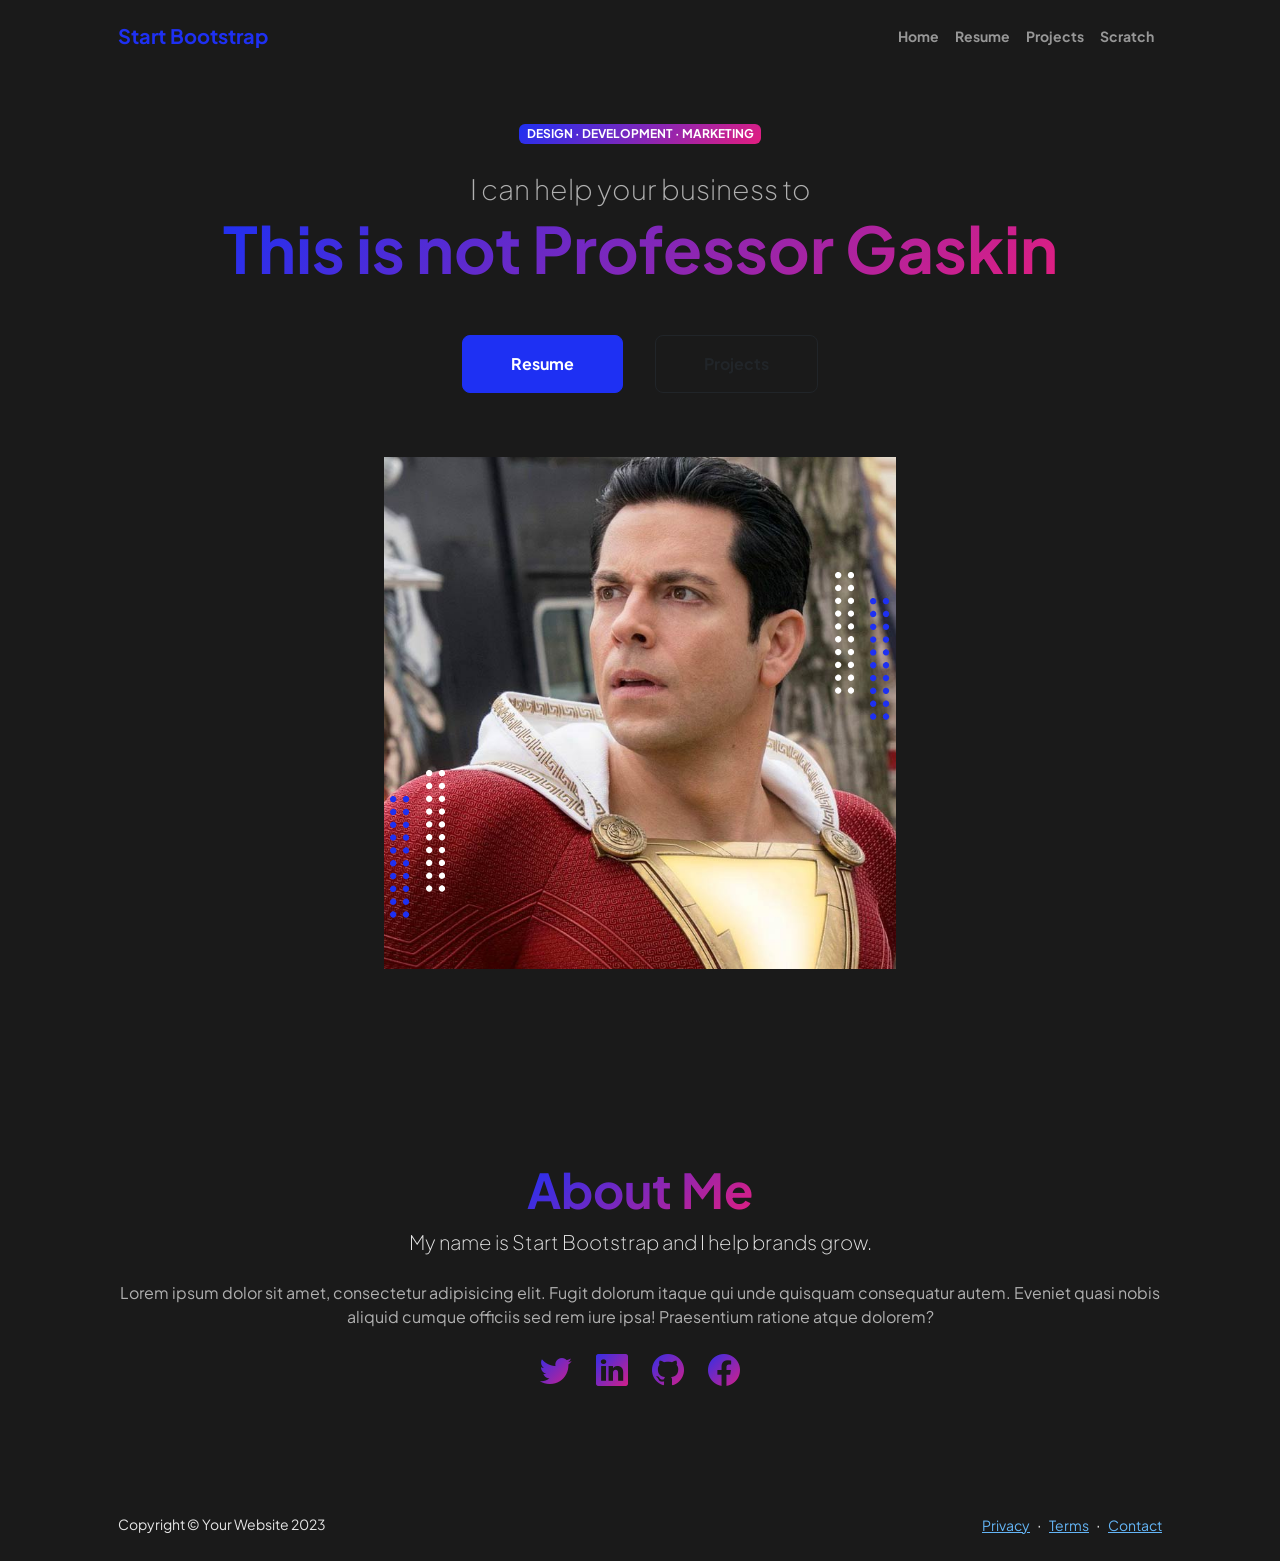
<file: index.html>
<!doctype html>
<html lang="en">
  <head>
    <meta charset="utf-8" />
    <meta
      name="viewport"
      content="width=device-width, initial-scale=1, shrink-to-fit=no"
    />
    <meta name="description" content="" />
    <meta name="author" content="" />
    <title>Personal - Start Bootstrap Theme</title>
    <!-- Favicon-->
    <link rel="icon" type="image/x-icon" href="assets/favicon.ico" />
    <!-- Custom Google font-->
    <link rel="preconnect" href="https://fonts.googleapis.com" />
    <link rel="preconnect" href="https://fonts.gstatic.com" crossorigin />
    <link
      href="https://fonts.googleapis.com/css2?family=Plus+Jakarta+Sans:wght@100;200;300;400;500;600;700;800;900&amp;display=swap"
      rel="stylesheet"
    />
    <!-- Bootstrap icons-->
    <link
      href="https://cdn.jsdelivr.net/npm/bootstrap-icons@1.8.1/font/bootstrap-icons.css"
      rel="stylesheet"
    />
    <!-- Core theme CSS (includes Bootstrap)-->
    <link href="css/styles.css" rel="stylesheet" />
  </head>
  <body class="d-flex flex-column h-100">
    <main class="flex-shrink-0">
      <!-- Navigation-->
      <nav class="navbar navbar-expand-lg navbar-dark bg-dark py-3">
        <div class="container px-5">
          <a class="navbar-brand" href="index.html"
            ><span class="fw-bolder text-primary">Start Bootstrap</span></a
          >
          <button
            class="navbar-toggler"
            type="button"
            data-bs-toggle="collapse"
            data-bs-target="#navbarSupportedContent"
            aria-controls="navbarSupportedContent"
            aria-expanded="false"
            aria-label="Toggle navigation"
          >
            <span class="navbar-toggler-icon"></span>
          </button>
          <div class="collapse navbar-collapse" id="navbarSupportedContent">
            <ul class="navbar-nav ms-auto mb-2 mb-lg-0 small fw-bolder">
              <li class="nav-item">
                <a class="nav-link" href="index.html">Home</a>
              </li>
              <li class="nav-item">
                <a class="nav-link" href="resume.html">Resume</a>
              </li>
              <li class="nav-item">
                <a class="nav-link" href="projects.html">Projects</a>
              </li>
              <li class="nav-item">
                <a class="nav-link" href="scratch.html">Scratch</a>
              </li>
            </ul>
          </div>
        </div>
      </nav>
      <!-- Header-->
      <header class="py-5">
        <div class="container px-5 pb-5">
          <div class="row gx-5 align-items-center">
            <div class="col-xxl-5">
              <!-- Header text content-->
              <div class="text-center text-xxl-start">
                <div
                  class="badge bg-gradient-primary-to-secondary text-white mb-4"
                >
                  <div class="text-uppercase">
                    Design &middot; Development &middot; Marketing
                  </div>
                </div>
                <div class="fs-3 fw-light text-muted">
                  I can help your business to
                </div>
                <h1 class="display-3 fw-bolder mb-5">
                  <span class="text-gradient d-inline"
                    >This is not Professor Gaskin</span
                  >
                </h1>
                <div
                  class="d-grid gap-3 d-sm-flex justify-content-sm-center justify-content-xxl-start mb-3"
                >
                  <a
                    class="btn btn-primary btn-lg px-5 py-3 me-sm-3 fs-6 fw-bolder"
                    href="resume.html"
                    >Resume</a
                  >
                  <a
                    class="btn btn-outline-dark btn-lg px-5 py-3 fs-6 fw-bolder"
                    href="projects.html"
                    >Projects</a
                  >
                </div>
              </div>
            </div>
            <div class="col-xxl-7">
              <!-- Header profile picture-->
              <div class="d-flex justify-content-center mt-5 mt-xxl-0">
                <div class="profile bg-gradient-primary-to-secondary">
                  <!-- TIP: For best results, use a photo with a transparent background like the demo example below-->
                  <!-- Watch a tutorial on how to do this on YouTube (link)-->
                  <img class="profile-img" src="assets/me.jpg" alt="..." />
                  <div class="dots-1">
                    <!-- SVG Dots-->
                    <svg
                      version="1.1"
                      xmlns="http://www.w3.org/2000/svg"
                      xmlns:xlink="http://www.w3.org/1999/xlink"
                      x="0px"
                      y="0px"
                      viewBox="0 0 191.6 1215.4"
                      style="enable-background: new 0 0 191.6 1215.4"
                      xml:space="preserve"
                    >
                      <g
                        transform="translate(0.000000,1280.000000) scale(0.100000,-0.100000)"
                      >
                        <path
                          d="M227.7,12788.6c-105-35-200-141-222-248c-43-206,163-412,369-369c155,32,275,190,260,339c-11,105-90,213-190,262        C383.7,12801.6,289.7,12808.6,227.7,12788.6z"
                        ></path>
                        <path
                          d="M1507.7,12788.6c-151-50-253-216-222-362c25-119,136-230,254-255c194-41,395,142,375,339c-11,105-90,213-190,262        C1663.7,12801.6,1569.7,12808.6,1507.7,12788.6z"
                        ></path>
                        <path
                          d="M227.7,11508.6c-105-35-200-141-222-248c-43-206,163-412,369-369c155,32,275,190,260,339c-11,105-90,213-190,262        C383.7,11521.6,289.7,11528.6,227.7,11508.6z"
                        ></path>
                        <path
                          d="M1507.7,11508.6c-151-50-253-216-222-362c25-119,136-230,254-255c194-41,395,142,375,339c-11,105-90,213-190,262        C1663.7,11521.6,1569.7,11528.6,1507.7,11508.6z"
                        ></path>
                        <path
                          d="M227.7,10228.6c-105-35-200-141-222-248c-43-206,163-412,369-369c155,32,275,190,260,339c-11,105-90,213-190,262        C383.7,10241.6,289.7,10248.6,227.7,10228.6z"
                        ></path>
                        <path
                          d="M1507.7,10228.6c-105-35-200-141-222-248c-43-206,163-412,369-369c155,32,275,190,260,339c-11,105-90,213-190,262        C1663.7,10241.6,1569.7,10248.6,1507.7,10228.6z"
                        ></path>
                        <path
                          d="M227.7,8948.6c-105-35-200-141-222-248c-43-206,163-412,369-369c155,32,275,190,260,339c-11,105-90,213-190,262        C383.7,8961.6,289.7,8968.6,227.7,8948.6z"
                        ></path>
                        <path
                          d="M1507.7,8948.6c-105-35-200-141-222-248c-43-206,163-412,369-369c155,32,275,190,260,339c-11,105-90,213-190,262        C1663.7,8961.6,1569.7,8968.6,1507.7,8948.6z"
                        ></path>
                        <path
                          d="M227.7,7668.6c-105-35-200-141-222-248c-43-206,163-412,369-369c155,32,275,190,260,339c-11,105-90,213-190,262        C383.7,7681.6,289.7,7688.6,227.7,7668.6z"
                        ></path>
                        <path
                          d="M1507.7,7668.6c-105-35-200-141-222-248c-43-206,163-412,369-369c155,32,275,190,260,339c-11,105-90,213-190,262        C1663.7,7681.6,1569.7,7688.6,1507.7,7668.6z"
                        ></path>
                        <path
                          d="M227.7,6388.6c-105-35-200-141-222-248c-43-206,163-412,369-369c155,32,275,190,260,339c-11,105-90,213-190,262        C383.7,6401.6,289.7,6408.6,227.7,6388.6z"
                        ></path>
                        <path
                          d="M1507.7,6388.6c-105-35-200-141-222-248c-43-206,163-412,369-369c155,32,275,190,260,339c-11,105-90,213-190,262        C1663.7,6401.6,1569.7,6408.6,1507.7,6388.6z"
                        ></path>
                        <path
                          d="M227.7,5108.6c-105-35-200-141-222-248c-43-206,163-412,369-369c155,32,275,190,260,339c-11,105-90,213-190,262        C383.7,5121.6,289.7,5128.6,227.7,5108.6z"
                        ></path>
                        <path
                          d="M1507.7,5108.6c-105-35-200-141-222-248c-43-206,163-412,369-369c155,32,275,190,260,339c-11,105-90,213-190,262        C1663.7,5121.6,1569.7,5128.6,1507.7,5108.6z"
                        ></path>
                        <path
                          d="M227.7,3828.6c-105-35-200-141-222-248c-43-206,163-412,369-369c155,32,275,190,260,339c-11,105-90,213-190,262        C383.7,3841.6,289.7,3848.6,227.7,3828.6z"
                        ></path>
                        <path
                          d="M1507.7,3828.6c-105-35-200-141-222-248c-43-206,163-412,369-369c155,32,275,190,260,339c-11,105-90,213-190,262        C1663.7,3841.6,1569.7,3848.6,1507.7,3828.6z"
                        ></path>
                        <path
                          d="M227.7,2548.6c-105-35-200-141-222-248c-43-206,163-412,369-369c155,32,275,190,260,339c-11,105-90,213-190,262        C383.7,2561.6,289.7,2568.6,227.7,2548.6z"
                        ></path>
                        <path
                          d="M1507.7,2548.6c-105-35-200-141-222-248c-43-206,163-412,369-369c155,32,275,190,260,339c-11,105-90,213-190,262        C1663.7,2561.6,1569.7,2568.6,1507.7,2548.6z"
                        ></path>
                        <path
                          d="M227.7,1268.6c-105-35-200-141-222-248c-43-206,163-412,369-369c155,32,275,190,260,339c-11,105-90,213-190,262        C383.7,1281.6,289.7,1288.6,227.7,1268.6z"
                        ></path>
                        <path
                          d="M1507.7,1268.6c-105-35-200-141-222-248c-43-206,163-412,369-369c155,32,275,190,260,339c-11,105-90,213-190,262        C1663.7,1281.6,1569.7,1288.6,1507.7,1268.6z"
                        ></path>
                      </g>
                    </svg>
                    <!-- END of SVG dots-->
                  </div>
                  <div class="dots-2">
                    <!-- SVG Dots-->
                    <svg
                      version="1.1"
                      xmlns="http://www.w3.org/2000/svg"
                      xmlns:xlink="http://www.w3.org/1999/xlink"
                      x="0px"
                      y="0px"
                      viewBox="0 0 191.6 1215.4"
                      style="enable-background: new 0 0 191.6 1215.4"
                      xml:space="preserve"
                    >
                      <g
                        transform="translate(0.000000,1280.000000) scale(0.100000,-0.100000)"
                      >
                        <path
                          d="M227.7,12788.6c-105-35-200-141-222-248c-43-206,163-412,369-369c155,32,275,190,260,339c-11,105-90,213-190,262        C383.7,12801.6,289.7,12808.6,227.7,12788.6z"
                        ></path>
                        <path
                          d="M1507.7,12788.6c-151-50-253-216-222-362c25-119,136-230,254-255c194-41,395,142,375,339c-11,105-90,213-190,262        C1663.7,12801.6,1569.7,12808.6,1507.7,12788.6z"
                        ></path>
                        <path
                          d="M227.7,11508.6c-105-35-200-141-222-248c-43-206,163-412,369-369c155,32,275,190,260,339c-11,105-90,213-190,262        C383.7,11521.6,289.7,11528.6,227.7,11508.6z"
                        ></path>
                        <path
                          d="M1507.7,11508.6c-151-50-253-216-222-362c25-119,136-230,254-255c194-41,395,142,375,339c-11,105-90,213-190,262        C1663.7,11521.6,1569.7,11528.6,1507.7,11508.6z"
                        ></path>
                        <path
                          d="M227.7,10228.6c-105-35-200-141-222-248c-43-206,163-412,369-369c155,32,275,190,260,339c-11,105-90,213-190,262        C383.7,10241.6,289.7,10248.6,227.7,10228.6z"
                        ></path>
                        <path
                          d="M1507.7,10228.6c-105-35-200-141-222-248c-43-206,163-412,369-369c155,32,275,190,260,339c-11,105-90,213-190,262        C1663.7,10241.6,1569.7,10248.6,1507.7,10228.6z"
                        ></path>
                        <path
                          d="M227.7,8948.6c-105-35-200-141-222-248c-43-206,163-412,369-369c155,32,275,190,260,339c-11,105-90,213-190,262        C383.7,8961.6,289.7,8968.6,227.7,8948.6z"
                        ></path>
                        <path
                          d="M1507.7,8948.6c-105-35-200-141-222-248c-43-206,163-412,369-369c155,32,275,190,260,339c-11,105-90,213-190,262        C1663.7,8961.6,1569.7,8968.6,1507.7,8948.6z"
                        ></path>
                        <path
                          d="M227.7,7668.6c-105-35-200-141-222-248c-43-206,163-412,369-369c155,32,275,190,260,339c-11,105-90,213-190,262        C383.7,7681.6,289.7,7688.6,227.7,7668.6z"
                        ></path>
                        <path
                          d="M1507.7,7668.6c-105-35-200-141-222-248c-43-206,163-412,369-369c155,32,275,190,260,339c-11,105-90,213-190,262        C1663.7,7681.6,1569.7,7688.6,1507.7,7668.6z"
                        ></path>
                        <path
                          d="M227.7,6388.6c-105-35-200-141-222-248c-43-206,163-412,369-369c155,32,275,190,260,339c-11,105-90,213-190,262        C383.7,6401.6,289.7,6408.6,227.7,6388.6z"
                        ></path>
                        <path
                          d="M1507.7,6388.6c-105-35-200-141-222-248c-43-206,163-412,369-369c155,32,275,190,260,339c-11,105-90,213-190,262        C1663.7,6401.6,1569.7,6408.6,1507.7,6388.6z"
                        ></path>
                        <path
                          d="M227.7,5108.6c-105-35-200-141-222-248c-43-206,163-412,369-369c155,32,275,190,260,339c-11,105-90,213-190,262        C383.7,5121.6,289.7,5128.6,227.7,5108.6z"
                        ></path>
                        <path
                          d="M1507.7,5108.6c-105-35-200-141-222-248c-43-206,163-412,369-369c155,32,275,190,260,339c-11,105-90,213-190,262        C1663.7,5121.6,1569.7,5128.6,1507.7,5108.6z"
                        ></path>
                        <path
                          d="M227.7,3828.6c-105-35-200-141-222-248c-43-206,163-412,369-369c155,32,275,190,260,339c-11,105-90,213-190,262        C383.7,3841.6,289.7,3848.6,227.7,3828.6z"
                        ></path>
                        <path
                          d="M1507.7,3828.6c-105-35-200-141-222-248c-43-206,163-412,369-369c155,32,275,190,260,339c-11,105-90,213-190,262        C1663.7,3841.6,1569.7,3848.6,1507.7,3828.6z"
                        ></path>
                        <path
                          d="M227.7,2548.6c-105-35-200-141-222-248c-43-206,163-412,369-369c155,32,275,190,260,339c-11,105-90,213-190,262        C383.7,2561.6,289.7,2568.6,227.7,2548.6z"
                        ></path>
                        <path
                          d="M1507.7,2548.6c-105-35-200-141-222-248c-43-206,163-412,369-369c155,32,275,190,260,339c-11,105-90,213-190,262        C1663.7,2561.6,1569.7,2568.6,1507.7,2548.6z"
                        ></path>
                        <path
                          d="M227.7,1268.6c-105-35-200-141-222-248c-43-206,163-412,369-369c155,32,275,190,260,339c-11,105-90,213-190,262        C383.7,1281.6,289.7,1288.6,227.7,1268.6z"
                        ></path>
                        <path
                          d="M1507.7,1268.6c-105-35-200-141-222-248c-43-206,163-412,369-369c155,32,275,190,260,339c-11,105-90,213-190,262        C1663.7,1281.6,1569.7,1288.6,1507.7,1268.6z"
                        ></path>
                      </g>
                    </svg>
                    <!-- END of SVG dots-->
                  </div>
                  <div class="dots-3">
                    <!-- SVG Dots-->
                    <svg
                      version="1.1"
                      xmlns="http://www.w3.org/2000/svg"
                      xmlns:xlink="http://www.w3.org/1999/xlink"
                      x="0px"
                      y="0px"
                      viewBox="0 0 191.6 1215.4"
                      style="enable-background: new 0 0 191.6 1215.4"
                      xml:space="preserve"
                    >
                      <g
                        transform="translate(0.000000,1280.000000) scale(0.100000,-0.100000)"
                      >
                        <path
                          d="M227.7,12788.6c-105-35-200-141-222-248c-43-206,163-412,369-369c155,32,275,190,260,339c-11,105-90,213-190,262        C383.7,12801.6,289.7,12808.6,227.7,12788.6z"
                        ></path>
                        <path
                          d="M1507.7,12788.6c-151-50-253-216-222-362c25-119,136-230,254-255c194-41,395,142,375,339c-11,105-90,213-190,262        C1663.7,12801.6,1569.7,12808.6,1507.7,12788.6z"
                        ></path>
                        <path
                          d="M227.7,11508.6c-105-35-200-141-222-248c-43-206,163-412,369-369c155,32,275,190,260,339c-11,105-90,213-190,262        C383.7,11521.6,289.7,11528.6,227.7,11508.6z"
                        ></path>
                        <path
                          d="M1507.7,11508.6c-151-50-253-216-222-362c25-119,136-230,254-255c194-41,395,142,375,339c-11,105-90,213-190,262        C1663.7,11521.6,1569.7,11528.6,1507.7,11508.6z"
                        ></path>
                        <path
                          d="M227.7,10228.6c-105-35-200-141-222-248c-43-206,163-412,369-369c155,32,275,190,260,339c-11,105-90,213-190,262        C383.7,10241.6,289.7,10248.6,227.7,10228.6z"
                        ></path>
                        <path
                          d="M1507.7,10228.6c-105-35-200-141-222-248c-43-206,163-412,369-369c155,32,275,190,260,339c-11,105-90,213-190,262        C1663.7,10241.6,1569.7,10248.6,1507.7,10228.6z"
                        ></path>
                        <path
                          d="M227.7,8948.6c-105-35-200-141-222-248c-43-206,163-412,369-369c155,32,275,190,260,339c-11,105-90,213-190,262        C383.7,8961.6,289.7,8968.6,227.7,8948.6z"
                        ></path>
                        <path
                          d="M1507.7,8948.6c-105-35-200-141-222-248c-43-206,163-412,369-369c155,32,275,190,260,339c-11,105-90,213-190,262        C1663.7,8961.6,1569.7,8968.6,1507.7,8948.6z"
                        ></path>
                        <path
                          d="M227.7,7668.6c-105-35-200-141-222-248c-43-206,163-412,369-369c155,32,275,190,260,339c-11,105-90,213-190,262        C383.7,7681.6,289.7,7688.6,227.7,7668.6z"
                        ></path>
                        <path
                          d="M1507.7,7668.6c-105-35-200-141-222-248c-43-206,163-412,369-369c155,32,275,190,260,339c-11,105-90,213-190,262        C1663.7,7681.6,1569.7,7688.6,1507.7,7668.6z"
                        ></path>
                        <path
                          d="M227.7,6388.6c-105-35-200-141-222-248c-43-206,163-412,369-369c155,32,275,190,260,339c-11,105-90,213-190,262        C383.7,6401.6,289.7,6408.6,227.7,6388.6z"
                        ></path>
                        <path
                          d="M1507.7,6388.6c-105-35-200-141-222-248c-43-206,163-412,369-369c155,32,275,190,260,339c-11,105-90,213-190,262        C1663.7,6401.6,1569.7,6408.6,1507.7,6388.6z"
                        ></path>
                        <path
                          d="M227.7,5108.6c-105-35-200-141-222-248c-43-206,163-412,369-369c155,32,275,190,260,339c-11,105-90,213-190,262        C383.7,5121.6,289.7,5128.6,227.7,5108.6z"
                        ></path>
                        <path
                          d="M1507.7,5108.6c-105-35-200-141-222-248c-43-206,163-412,369-369c155,32,275,190,260,339c-11,105-90,213-190,262        C1663.7,5121.6,1569.7,5128.6,1507.7,5108.6z"
                        ></path>
                        <path
                          d="M227.7,3828.6c-105-35-200-141-222-248c-43-206,163-412,369-369c155,32,275,190,260,339c-11,105-90,213-190,262        C383.7,3841.6,289.7,3848.6,227.7,3828.6z"
                        ></path>
                        <path
                          d="M1507.7,3828.6c-105-35-200-141-222-248c-43-206,163-412,369-369c155,32,275,190,260,339c-11,105-90,213-190,262        C1663.7,3841.6,1569.7,3848.6,1507.7,3828.6z"
                        ></path>
                        <path
                          d="M227.7,2548.6c-105-35-200-141-222-248c-43-206,163-412,369-369c155,32,275,190,260,339c-11,105-90,213-190,262        C383.7,2561.6,289.7,2568.6,227.7,2548.6z"
                        ></path>
                        <path
                          d="M1507.7,2548.6c-105-35-200-141-222-248c-43-206,163-412,369-369c155,32,275,190,260,339c-11,105-90,213-190,262        C1663.7,2561.6,1569.7,2568.6,1507.7,2548.6z"
                        ></path>
                        <path
                          d="M227.7,1268.6c-105-35-200-141-222-248c-43-206,163-412,369-369c155,32,275,190,260,339c-11,105-90,213-190,262        C383.7,1281.6,289.7,1288.6,227.7,1268.6z"
                        ></path>
                        <path
                          d="M1507.7,1268.6c-105-35-200-141-222-248c-43-206,163-412,369-369c155,32,275,190,260,339c-11,105-90,213-190,262        C1663.7,1281.6,1569.7,1288.6,1507.7,1268.6z"
                        ></path>
                      </g>
                    </svg>
                    <!-- END of SVG dots-->
                  </div>
                  <div class="dots-4">
                    <!-- SVG Dots-->
                    <svg
                      version="1.1"
                      xmlns="http://www.w3.org/2000/svg"
                      xmlns:xlink="http://www.w3.org/1999/xlink"
                      x="0px"
                      y="0px"
                      viewBox="0 0 191.6 1215.4"
                      style="enable-background: new 0 0 191.6 1215.4"
                      xml:space="preserve"
                    >
                      <g
                        transform="translate(0.000000,1280.000000) scale(0.100000,-0.100000)"
                      >
                        <path
                          d="M227.7,12788.6c-105-35-200-141-222-248c-43-206,163-412,369-369c155,32,275,190,260,339c-11,105-90,213-190,262        C383.7,12801.6,289.7,12808.6,227.7,12788.6z"
                        ></path>
                        <path
                          d="M1507.7,12788.6c-151-50-253-216-222-362c25-119,136-230,254-255c194-41,395,142,375,339c-11,105-90,213-190,262        C1663.7,12801.6,1569.7,12808.6,1507.7,12788.6z"
                        ></path>
                        <path
                          d="M227.7,11508.6c-105-35-200-141-222-248c-43-206,163-412,369-369c155,32,275,190,260,339c-11,105-90,213-190,262        C383.7,11521.6,289.7,11528.6,227.7,11508.6z"
                        ></path>
                        <path
                          d="M1507.7,11508.6c-151-50-253-216-222-362c25-119,136-230,254-255c194-41,395,142,375,339c-11,105-90,213-190,262        C1663.7,11521.6,1569.7,11528.6,1507.7,11508.6z"
                        ></path>
                        <path
                          d="M227.7,10228.6c-105-35-200-141-222-248c-43-206,163-412,369-369c155,32,275,190,260,339c-11,105-90,213-190,262        C383.7,10241.6,289.7,10248.6,227.7,10228.6z"
                        ></path>
                        <path
                          d="M1507.7,10228.6c-105-35-200-141-222-248c-43-206,163-412,369-369c155,32,275,190,260,339c-11,105-90,213-190,262        C1663.7,10241.6,1569.7,10248.6,1507.7,10228.6z"
                        ></path>
                        <path
                          d="M227.7,8948.6c-105-35-200-141-222-248c-43-206,163-412,369-369c155,32,275,190,260,339c-11,105-90,213-190,262        C383.7,8961.6,289.7,8968.6,227.7,8948.6z"
                        ></path>
                        <path
                          d="M1507.7,8948.6c-105-35-200-141-222-248c-43-206,163-412,369-369c155,32,275,190,260,339c-11,105-90,213-190,262        C1663.7,8961.6,1569.7,8968.6,1507.7,8948.6z"
                        ></path>
                        <path
                          d="M227.7,7668.6c-105-35-200-141-222-248c-43-206,163-412,369-369c155,32,275,190,260,339c-11,105-90,213-190,262        C383.7,7681.6,289.7,7688.6,227.7,7668.6z"
                        ></path>
                        <path
                          d="M1507.7,7668.6c-105-35-200-141-222-248c-43-206,163-412,369-369c155,32,275,190,260,339c-11,105-90,213-190,262        C1663.7,7681.6,1569.7,7688.6,1507.7,7668.6z"
                        ></path>
                        <path
                          d="M227.7,6388.6c-105-35-200-141-222-248c-43-206,163-412,369-369c155,32,275,190,260,339c-11,105-90,213-190,262        C383.7,6401.6,289.7,6408.6,227.7,6388.6z"
                        ></path>
                        <path
                          d="M1507.7,6388.6c-105-35-200-141-222-248c-43-206,163-412,369-369c155,32,275,190,260,339c-11,105-90,213-190,262        C1663.7,6401.6,1569.7,6408.6,1507.7,6388.6z"
                        ></path>
                        <path
                          d="M227.7,5108.6c-105-35-200-141-222-248c-43-206,163-412,369-369c155,32,275,190,260,339c-11,105-90,213-190,262        C383.7,5121.6,289.7,5128.6,227.7,5108.6z"
                        ></path>
                        <path
                          d="M1507.7,5108.6c-105-35-200-141-222-248c-43-206,163-412,369-369c155,32,275,190,260,339c-11,105-90,213-190,262        C1663.7,5121.6,1569.7,5128.6,1507.7,5108.6z"
                        ></path>
                        <path
                          d="M227.7,3828.6c-105-35-200-141-222-248c-43-206,163-412,369-369c155,32,275,190,260,339c-11,105-90,213-190,262        C383.7,3841.6,289.7,3848.6,227.7,3828.6z"
                        ></path>
                        <path
                          d="M1507.7,3828.6c-105-35-200-141-222-248c-43-206,163-412,369-369c155,32,275,190,260,339c-11,105-90,213-190,262        C1663.7,3841.6,1569.7,3848.6,1507.7,3828.6z"
                        ></path>
                        <path
                          d="M227.7,2548.6c-105-35-200-141-222-248c-43-206,163-412,369-369c155,32,275,190,260,339c-11,105-90,213-190,262        C383.7,2561.6,289.7,2568.6,227.7,2548.6z"
                        ></path>
                        <path
                          d="M1507.7,2548.6c-105-35-200-141-222-248c-43-206,163-412,369-369c155,32,275,190,260,339c-11,105-90,213-190,262        C1663.7,2561.6,1569.7,2568.6,1507.7,2548.6z"
                        ></path>
                        <path
                          d="M227.7,1268.6c-105-35-200-141-222-248c-43-206,163-412,369-369c155,32,275,190,260,339c-11,105-90,213-190,262        C383.7,1281.6,289.7,1288.6,227.7,1268.6z"
                        ></path>
                        <path
                          d="M1507.7,1268.6c-105-35-200-141-222-248c-43-206,163-412,369-369c155,32,275,190,260,339c-11,105-90,213-190,262        C1663.7,1281.6,1569.7,1288.6,1507.7,1268.6z"
                        ></path>
                      </g>
                    </svg>
                    <!-- END of SVG dots-->
                  </div>
                </div>
              </div>
            </div>
          </div>
        </div>
      </header>
      <!-- About Section-->
      <section class="bg-dark py-5">
        <div class="container px-5">
          <div class="row gx-5 justify-content-center">
            <div class="col-xxl-8">
              <div class="text-center my-5">
                <h2 class="display-5 fw-bolder">
                  <span class="text-gradient d-inline">About Me</span>
                </h2>
                <p class="lead fw-light mb-4">
                  My name is Start Bootstrap and I help brands grow.
                </p>
                <p class="text-muted">
                  Lorem ipsum dolor sit amet, consectetur adipisicing elit.
                  Fugit dolorum itaque qui unde quisquam consequatur autem.
                  Eveniet quasi nobis aliquid cumque officiis sed rem iure ipsa!
                  Praesentium ratione atque dolorem?
                </p>
                <div class="d-flex justify-content-center fs-2 gap-4">
                  <a class="text-gradient" href="#!"
                    ><i class="bi bi-twitter"></i
                  ></a>
                  <a class="text-gradient" href="#!"
                    ><i class="bi bi-linkedin"></i
                  ></a>
                  <a class="text-gradient" href="#!"
                    ><i class="bi bi-github"></i
                  ></a>
                  <a class="text-gradient" href="https://www.facebook.com"
                    ><i class="bi bi-facebook"></i
                  ></a>
                </div>
              </div>
            </div>
          </div>
        </div>
      </section>
    </main>
    <!-- Footer-->
    <footer class="bg-dark py-4 mt-auto">
      <div class="container px-5">
        <div
          class="row align-items-center justify-content-between flex-column flex-sm-row"
        >
          <div class="col-auto">
            <div class="small m-0">Copyright &copy; Your Website 2023</div>
          </div>
          <div class="col-auto">
            <a class="small" href="#!">Privacy</a>
            <span class="mx-1">&middot;</span>
            <a class="small" href="#!">Terms</a>
            <span class="mx-1">&middot;</span>
            <a class="small" href="#!">Contact</a>
          </div>
        </div>
      </div>
    </footer>
    <!-- Bootstrap core JS-->
    <script src="https://cdn.jsdelivr.net/npm/bootstrap@5.2.3/dist/js/bootstrap.bundle.min.js"></script>
    <!-- Core theme JS-->
    <script src="js/scripts.js"></script>
  </body>
</html>
</file>
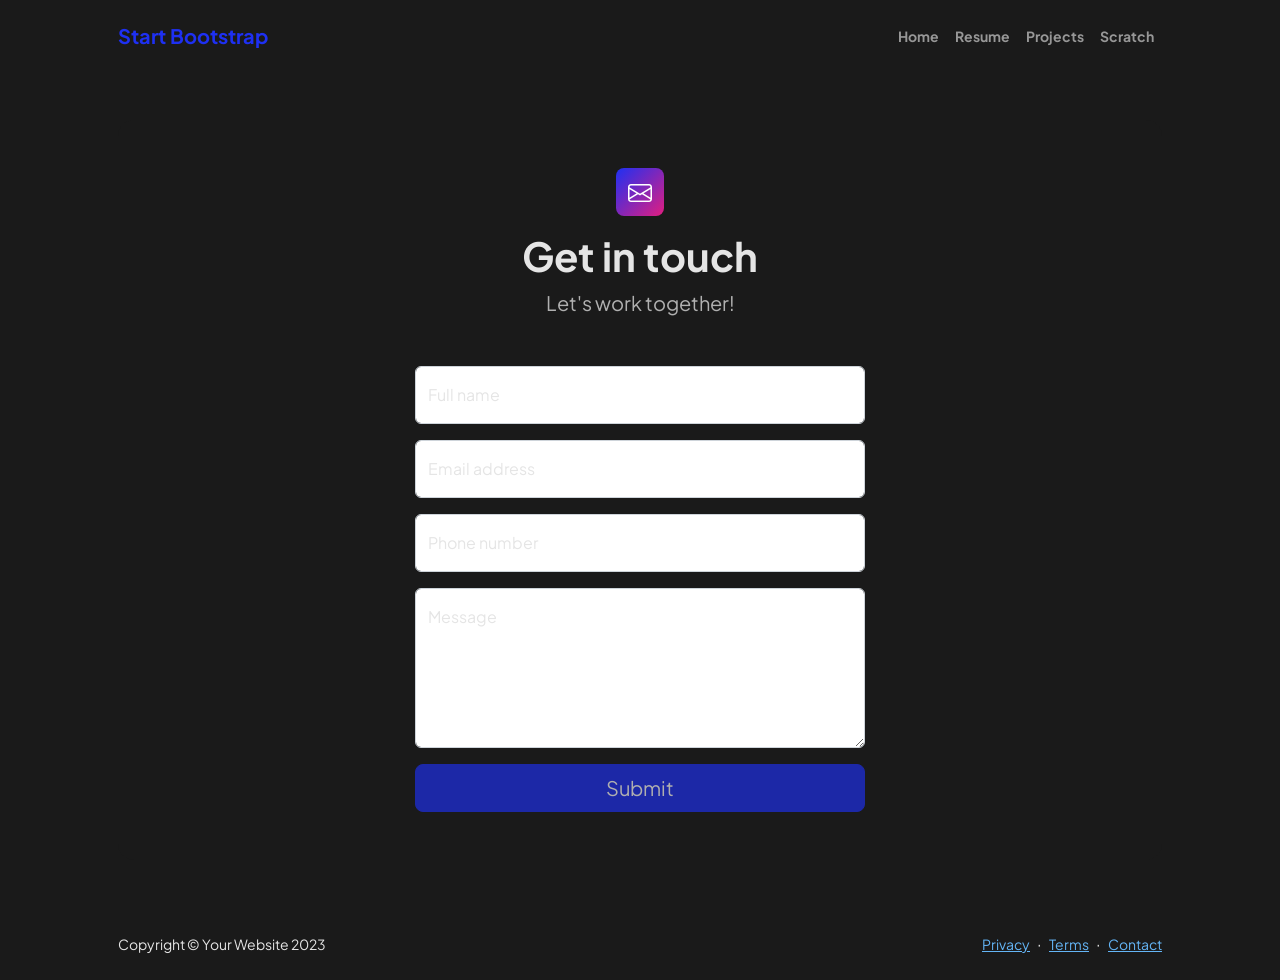
<file: contact.html>
<!doctype html>
<html lang="en">
  <head>
    <meta charset="utf-8" />
    <meta
      name="viewport"
      content="width=device-width, initial-scale=1, shrink-to-fit=no"
    />
    <meta name="description" content />
    <meta name="author" content />
    <title>Modern Business - Start Bootstrap Template</title>
    <!-- Favicon-->
    <link rel="icon" type="image/x-icon" href="assets/favicon.ico" />
    <!-- Custom Google font-->
    <link rel="preconnect" href="https://fonts.googleapis.com" />
    <link rel="preconnect" href="https://fonts.gstatic.com" crossorigin />
    <link
      href="https://fonts.googleapis.com/css2?family=Plus+Jakarta+Sans:wght@100;200;300;400;500;600;700;800;900&amp;display=swap"
      rel="stylesheet"
    />
    <!-- Bootstrap icons-->
    <link
      href="https://cdn.jsdelivr.net/npm/bootstrap-icons@1.8.1/font/bootstrap-icons.css"
      rel="stylesheet"
    />
    <!-- Core theme CSS (includes Bootstrap)-->
    <link href="css/styles.css" rel="stylesheet" />
  </head>
  <body class="d-flex flex-column">
    <main class="flex-shrink-0">
      <!-- Navigation-->
      <nav class="navbar navbar-expand-lg navbar-dark bg-dark py-3">
        <div class="container px-5">
          <a class="navbar-brand" href="index.html"
            ><span class="fw-bolder text-primary">Start Bootstrap</span></a
          >
          <button
            class="navbar-toggler"
            type="button"
            data-bs-toggle="collapse"
            data-bs-target="#navbarSupportedContent"
            aria-controls="navbarSupportedContent"
            aria-expanded="false"
            aria-label="Toggle navigation"
          >
            <span class="navbar-toggler-icon"></span>
          </button>
          <div class="collapse navbar-collapse" id="navbarSupportedContent">
            <ul class="navbar-nav ms-auto mb-2 mb-lg-0 small fw-bolder">
              <li class="nav-item">
                <a class="nav-link" href="index.html">Home</a>
              </li>
              <li class="nav-item">
                <a class="nav-link" href="resume.html">Resume</a>
              </li>
              <li class="nav-item">
                <a class="nav-link" href="projects.html">Projects</a>
              </li>
              <li class="nav-item">
                <a class="nav-link" href="scratch.html">Scratch</a>
              </li>
            </ul>
          </div>
        </div>
      </nav>
      <!-- Page content-->
      <section class="py-5">
        <div class="container px-5">
          <!-- Contact form-->
          <div class="bg-dark rounded-4 py-5 px-4 px-md-5">
            <div class="text-center mb-5">
              <div
                class="feature bg-primary bg-gradient-primary-to-secondary text-white rounded-3 mb-3"
              >
                <i class="bi bi-envelope"></i>
              </div>
              <h1 class="fw-bolder">Get in touch</h1>
              <p class="lead fw-normal text-muted mb-0">Let's work together!</p>
            </div>
            <div class="row gx-5 justify-content-center">
              <div class="col-lg-8 col-xl-6">
                <!-- * * * * * * * * * * * * * * *-->
                <!-- * * SB Forms Contact Form * *-->
                <!-- * * * * * * * * * * * * * * *-->
                <!-- This form is pre-integrated with SB Forms.-->
                <!-- To make this form functional, sign up at-->
                <!-- https://startbootstrap.com/solution/contact-forms-->
                <!-- to get an API token!-->
                <form id="contactForm" data-sb-form-api-token="API_TOKEN">
                  <!-- Name input-->
                  <div class="form-floating mb-3">
                    <input
                      class="form-control"
                      id="name"
                      type="text"
                      placeholder="Enter your name..."
                      data-sb-validations="required"
                    />
                    <label for="name">Full name</label>
                    <div
                      class="invalid-feedback"
                      data-sb-feedback="name:required"
                    >
                      A name is required.
                    </div>
                  </div>
                  <!-- Email address input-->
                  <div class="form-floating mb-3">
                    <input
                      class="form-control"
                      id="email"
                      type="email"
                      placeholder="name@example.com"
                      data-sb-validations="required,email"
                    />
                    <label for="email">Email address</label>
                    <div
                      class="invalid-feedback"
                      data-sb-feedback="email:required"
                    >
                      An email is required.
                    </div>
                    <div
                      class="invalid-feedback"
                      data-sb-feedback="email:email"
                    >
                      Email is not valid.
                    </div>
                  </div>
                  <!-- Phone number input-->
                  <div class="form-floating mb-3">
                    <input
                      class="form-control"
                      id="phone"
                      type="tel"
                      placeholder="(123) 456-7890"
                      data-sb-validations="required"
                    />
                    <label for="phone">Phone number</label>
                    <div
                      class="invalid-feedback"
                      data-sb-feedback="phone:required"
                    >
                      A phone number is required.
                    </div>
                  </div>
                  <!-- Message input-->
                  <div class="form-floating mb-3">
                    <textarea
                      class="form-control"
                      id="message"
                      type="text"
                      placeholder="Enter your message here..."
                      style="height: 10rem"
                      data-sb-validations="required"
                    ></textarea>
                    <label for="message">Message</label>
                    <div
                      class="invalid-feedback"
                      data-sb-feedback="message:required"
                    >
                      A message is required.
                    </div>
                  </div>
                  <!-- Submit success message-->
                  <!---->
                  <!-- This is what your users will see when the form-->
                  <!-- has successfully submitted-->
                  <div class="d-none" id="submitSuccessMessage">
                    <div class="text-center mb-3">
                      <div class="fw-bolder">Form submission successful!</div>
                      To activate this form, sign up at
                      <br />
                      <a
                        href="https://startbootstrap.com/solution/contact-forms"
                        >https://startbootstrap.com/solution/contact-forms</a
                      >
                    </div>
                  </div>
                  <!-- Submit error message-->
                  <!---->
                  <!-- This is what your users will see when there is-->
                  <!-- an error submitting the form-->
                  <div class="d-none" id="submitErrorMessage">
                    <div class="text-center text-danger mb-3">
                      Error sending message!
                    </div>
                  </div>
                  <!-- Submit Button-->
                  <div class="d-grid">
                    <button
                      class="btn btn-primary btn-lg disabled"
                      id="submitButton"
                      type="submit"
                    >
                      Submit
                    </button>
                  </div>
                </form>
              </div>
            </div>
          </div>
        </div>
      </section>
    </main>
    <!-- Footer-->
    <footer class="bg-dark py-4 mt-auto">
      <div class="container px-5">
        <div
          class="row align-items-center justify-content-between flex-column flex-sm-row"
        >
          <div class="col-auto">
            <div class="small m-0">Copyright &copy; Your Website 2023</div>
          </div>
          <div class="col-auto">
            <a class="small" href="#!">Privacy</a>
            <span class="mx-1">&middot;</span>
            <a class="small" href="#!">Terms</a>
            <span class="mx-1">&middot;</span>
            <a class="small" href="#!">Contact</a>
          </div>
        </div>
      </div>
    </footer>
    <!-- Bootstrap core JS-->
    <script src="https://cdn.jsdelivr.net/npm/bootstrap@5.2.3/dist/js/bootstrap.bundle.min.js"></script>
    <!-- Core theme JS-->
    <script src="js/scripts.js"></script>
    <!-- * * * * * * * * * * * * * * * * * * * * * * * * * * * * * * * * * * * * * * * *-->
    <!-- * *                               SB Forms JS                               * *-->
    <!-- * * Activate your form at https://startbootstrap.com/solution/contact-forms * *-->
    <!-- * * * * * * * * * * * * * * * * * * * * * * * * * * * * * * * * * * * * * * * *-->
    <script src="https://cdn.startbootstrap.com/sb-forms-latest.js"></script>
  </body>
</html>
</file>
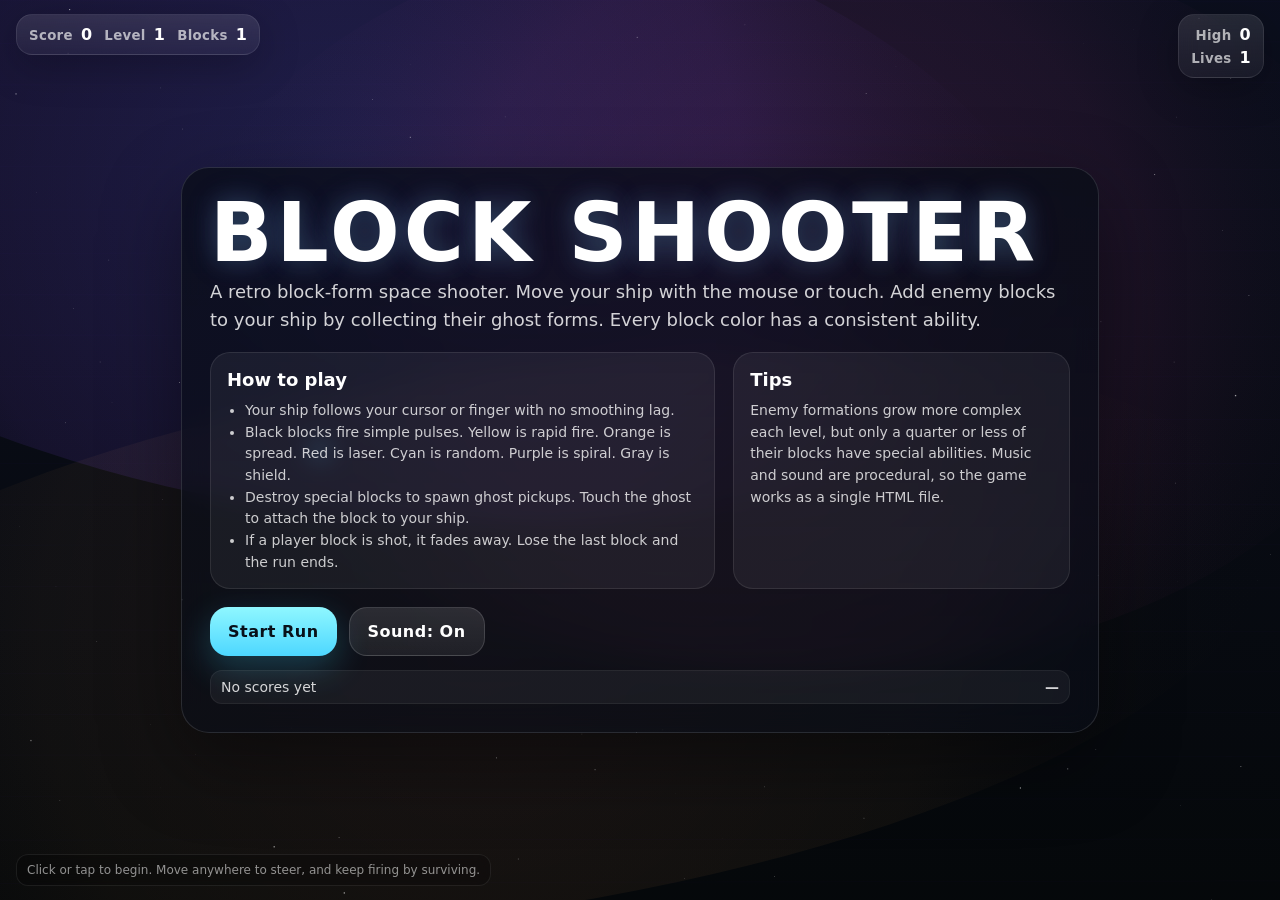
<file: game.html>
<!DOCTYPE html>
<html lang="en">
<head>
<meta charset="UTF-8" />
<meta name="viewport" content="width=device-width, initial-scale=1.0, maximum-scale=1.0, user-scalable=no" />
<title>Block Shooter</title>
<style>
  :root {
    --bg: #05070d;
    --ui: rgba(255,255,255,.9);
    --muted: rgba(255,255,255,.65);
    --panel: rgba(10, 14, 24, .72);
    --panel2: rgba(255,255,255,.08);
    --accent: #7cf7ff;
  }
  html, body {
    margin: 0;
    width: 100%;
    height: 100%;
    overflow: hidden;
    background: radial-gradient(circle at 50% 40%, #0b1230 0%, #04060b 55%, #020305 100%);
    color: white;
    font-family: Inter, ui-sans-serif, system-ui, -apple-system, BlinkMacSystemFont, "Segoe UI", Roboto, Arial, sans-serif;
    user-select: none;
    touch-action: none;
  }
  canvas { display: block; width: 100vw; height: 100vh; }
  #hud {
    position: fixed; inset: 0; pointer-events: none;
  }
  .topbar {
    position: absolute;
    left: 16px;
    top: 14px;
    display: flex;
    gap: 12px;
    align-items: center;
    padding: 10px 12px;
    background: linear-gradient(180deg, rgba(255,255,255,.11), rgba(255,255,255,.05));
    border: 1px solid rgba(255,255,255,.09);
    border-radius: 16px;
    box-shadow: 0 10px 40px rgba(0,0,0,.25);
    backdrop-filter: blur(10px);
    pointer-events: none;
  }
  .pill {
    display: inline-flex;
    gap: 8px;
    align-items: baseline;
    font-weight: 700;
    letter-spacing: .02em;
    white-space: nowrap;
  }
  .pill small { color: var(--muted); font-weight: 600; }
  .rightbar {
    position: absolute;
    right: 16px;
    top: 14px;
    padding: 10px 12px;
    background: linear-gradient(180deg, rgba(255,255,255,.11), rgba(255,255,255,.05));
    border: 1px solid rgba(255,255,255,.09);
    border-radius: 16px;
    box-shadow: 0 10px 40px rgba(0,0,0,.25);
    backdrop-filter: blur(10px);
    text-align: right;
  }
  .centerOverlay {
    position: absolute;
    inset: 0;
    display: grid;
    place-items: center;
    pointer-events: none;
  }
  .panel {
    width: min(860px, calc(100vw - 32px));
    background: linear-gradient(180deg, rgba(9, 13, 24, .78), rgba(9, 13, 24, .58));
    border: 1px solid rgba(255,255,255,.12);
    border-radius: 28px;
    box-shadow: 0 28px 80px rgba(0,0,0,.42);
    backdrop-filter: blur(12px);
    padding: 28px;
    pointer-events: auto;
    transform: translateY(0);
  }
  .title {
    font-size: clamp(42px, 7vw, 82px);
    line-height: .9;
    margin: 0 0 8px;
    letter-spacing: .05em;
    text-transform: uppercase;
    text-shadow: 0 0 24px rgba(124,247,255,.2), 0 0 36px rgba(132,94,255,.16);
  }
  .subtitle {
    margin: 0 0 18px;
    color: rgba(255,255,255,.82);
    font-size: clamp(15px, 1.8vw, 18px);
    line-height: 1.55;
  }
  .grid2 {
    display: grid;
    grid-template-columns: 1.2fr .8fr;
    gap: 18px;
  }
  .box {
    padding: 16px 16px 14px;
    border-radius: 20px;
    background: rgba(255,255,255,.055);
    border: 1px solid rgba(255,255,255,.09);
  }
  .box h3 { margin: 0 0 10px; font-size: 18px; }
  .box p, .box li {
    margin: 0;
    color: rgba(255,255,255,.78);
    line-height: 1.55;
    font-size: 14px;
  }
  .box ul { margin: 0; padding-left: 18px; }
  .actions {
    display: flex;
    gap: 12px;
    flex-wrap: wrap;
    margin-top: 18px;
  }
  button {
    pointer-events: auto;
    appearance: none;
    border: 0;
    border-radius: 18px;
    padding: 14px 18px;
    font: inherit;
    font-weight: 800;
    letter-spacing: .03em;
    cursor: pointer;
    color: #081019;
    background: linear-gradient(180deg, #8ff7ff, #4dd7ff);
    box-shadow: 0 12px 34px rgba(62, 217, 255, .24);
    transition: transform .15s ease, filter .15s ease;
  }
  button:hover { transform: translateY(-1px) scale(1.01); filter: brightness(1.02); }
  button:active { transform: translateY(1px) scale(.99); }
  .ghost {
    background: linear-gradient(180deg, rgba(255,255,255,.12), rgba(255,255,255,.07));
    color: white;
    border: 1px solid rgba(255,255,255,.14);
    box-shadow: none;
  }
  .scoreboard {
    margin-top: 14px;
    display: grid;
    grid-template-columns: 1fr;
    gap: 8px;
  }
  .scoreline {
    display: flex;
    justify-content: space-between;
    gap: 12px;
    padding: 8px 10px;
    background: rgba(255,255,255,.05);
    border: 1px solid rgba(255,255,255,.06);
    border-radius: 12px;
    color: rgba(255,255,255,.82);
    font-size: 14px;
  }
  .kbd {
    display: inline-block;
    padding: 2px 7px;
    border-radius: 7px;
    background: rgba(255,255,255,.12);
    border: 1px solid rgba(255,255,255,.12);
    font-weight: 700;
  }
  .hidden { display: none !important; }
  .cornerHint {
    position: absolute;
    bottom: 14px;
    left: 16px;
    color: rgba(255,255,255,.55);
    font-size: 12px;
    background: rgba(0,0,0,.18);
    padding: 8px 10px;
    border: 1px solid rgba(255,255,255,.08);
    border-radius: 12px;
    backdrop-filter: blur(8px);
  }
</style>
</head>
<body>
<canvas id="game"></canvas>
<div id="hud">
  <div class="topbar">
    <div class="pill"><small>Score</small> <span id="score">0</span></div>
    <div class="pill"><small>Level</small> <span id="level">1</span></div>
    <div class="pill"><small>Blocks</small> <span id="blocks">1</span></div>
  </div>
  <div class="rightbar">
    <div class="pill"><small>High</small> <span id="high">0</span></div>
    <div style="height:4px"></div>
    <div class="pill"><small>Lives</small> <span id="lives">1</span></div>
  </div>
  <div class="centerOverlay" id="startOverlay">
    <div class="panel">
      <h1 class="title">Block Shooter</h1>
      <p class="subtitle">A retro block-form space shooter. Move your ship with the mouse or touch. Add enemy blocks to your ship by collecting their ghost forms. Every block color has a consistent ability.</p>
      <div class="grid2">
        <div class="box">
          <h3>How to play</h3>
          <ul>
            <li>Your ship follows your cursor or finger with no smoothing lag.</li>
            <li>Black blocks fire simple pulses. Yellow is rapid fire. Orange is spread. Red is laser. Cyan is random. Purple is spiral. Gray is shield.</li>
            <li>Destroy special blocks to spawn ghost pickups. Touch the ghost to attach the block to your ship.</li>
            <li>If a player block is shot, it fades away. Lose the last block and the run ends.</li>
          </ul>
        </div>
        <div class="box">
          <h3>Tips</h3>
          <p>Enemy formations grow more complex each level, but only a quarter or less of their blocks have special abilities. Music and sound are procedural, so the game works as a single HTML file.</p>
        </div>
      </div>
      <div class="actions">
        <button id="startBtn">Start Run</button>
        <button id="muteBtn" class="ghost">Sound: On</button>
      </div>
      <div class="scoreboard" id="scoreboardStart"></div>
    </div>
  </div>
  <div class="centerOverlay hidden" id="gameOverOverlay">
    <div class="panel">
      <h1 class="title">Game Over</h1>
      <p class="subtitle">Your ship has been reduced to nothing. Run it back and build a stronger block formation.</p>
      <div class="grid2">
        <div class="box">
          <h3>Run summary</h3>
          <p id="summaryText"></p>
        </div>
        <div class="box">
          <h3>Local high score board</h3>
          <div class="scoreboard" id="scoreboardOver"></div>
        </div>
      </div>
      <div class="actions">
        <button id="restartBtn">Restart</button>
        <button id="backBtn" class="ghost">Back to title</button>
      </div>
    </div>
  </div>
  <div class="cornerHint" id="hint">Click or tap to begin. Move anywhere to steer, and keep firing by surviving.</div>
</div>
<script>
(() => {
  const canvas = document.getElementById('game');
  const ctx = canvas.getContext('2d');
  const scoreEl = document.getElementById('score');
  const levelEl = document.getElementById('level');
  const blocksEl = document.getElementById('blocks');
  const highEl = document.getElementById('high');
  const livesEl = document.getElementById('lives');
  const startOverlay = document.getElementById('startOverlay');
  const overOverlay = document.getElementById('gameOverOverlay');
  const startBtn = document.getElementById('startBtn');
  const restartBtn = document.getElementById('restartBtn');
  const backBtn = document.getElementById('backBtn');
  const muteBtn = document.getElementById('muteBtn');
  const hintEl = document.getElementById('hint');
  const scoreboardStart = document.getElementById('scoreboardStart');
  const scoreboardOver = document.getElementById('scoreboardOver');
  const summaryText = document.getElementById('summaryText');

  const COLORS = {
    player: '#62b7ff',
    enemy: '#000000',
    rapid: '#f7e54b',
    spread: '#ff9a34',
    laser: '#ff435a',
    random: '#48e6e1',
    spiral: '#b56cff',
    shield: '#9b9ea8',
    ghost: '#d6fbff',
    pulse: '#ffffff',
    bulletEnemy: '#ff8f5e',
    bulletPlayer: '#a6f6ff'
  };

  const STORAGE_KEY = 'block-shooter-highscores-v1';
  const SETTINGS_KEY = 'block-shooter-settings-v1';
  const CELL = 18;
  const PLAYER_FIRE_BASE = 0.26;

  let W = 0, H = 0, DPR = 1;
  let state = 'title';
  let muted = false;
  let audio = null;
  let music = null;
  let score = 0;
  let level = 1;
  let levelProgress = 0;
  let levelHue = 190;
  let spawnTimer = 0;
  let spawnInterval = 2.4;
  let nextId = 1;
  let time = 0;
  let particles = [];
  let bullets = [];
  let enemies = [];
  let ghosts = [];
  let stars = [];
  let pointer = { x: 0, y: 0, active: false };
  let highscores = loadHighScores();

  const player = {
    x: 0,
    y: 0,
    targetX: 0,
    targetY: 0,
    blocks: [],
    invuln: 0,
    fireTick: 0,
    combo: 1
  };

  function rand(a = 1, b = 0) { return Math.random() * (a - b) + b; }
  function clamp(v, a, b) { return Math.max(a, Math.min(b, v)); }
  function lerp(a, b, t) { return a + (b - a) * t; }
  function dist(ax, ay, bx, by) { return Math.hypot(ax - bx, ay - by); }
  function choose(arr) { return arr[(Math.random() * arr.length) | 0]; }
  function sign(v) { return v < 0 ? -1 : 1; }

  function loadHighScores() {
    try {
      const raw = localStorage.getItem(STORAGE_KEY);
      const parsed = raw ? JSON.parse(raw) : [];
      return Array.isArray(parsed) ? parsed.slice(0, 5) : [];
    } catch {
      return [];
    }
  }

  function saveHighScores() {
    localStorage.setItem(STORAGE_KEY, JSON.stringify(highscores.slice(0, 5)));
  }

  function syncScoreboards() {
    const html = highscores.length
      ? highscores.map((s, i) => `<div class="scoreline"><span>#${i + 1} ${escapeHtml(s.name)}</span><strong>${s.score}</strong></div>`).join('')
      : `<div class="scoreline"><span>No scores yet</span><strong>—</strong></div>`;
    scoreboardStart.innerHTML = html;
    scoreboardOver.innerHTML = html;
    highEl.textContent = highscores[0]?.score ?? 0;
  }

  function escapeHtml(s) {
    return String(s).replace(/[&<>"']/g, m => ({'&':'&amp;','<':'&lt;','>':'&gt;','"':'&quot;',"'":'&#39;'}[m]));
  }

  function resize() {
    DPR = Math.min(2, window.devicePixelRatio || 1);
    W = canvas.width = Math.floor(innerWidth * DPR);
    H = canvas.height = Math.floor(innerHeight * DPR);
    canvas.style.width = innerWidth + 'px';
    canvas.style.height = innerHeight + 'px';
    ctx.setTransform(DPR, 0, 0, DPR, 0, 0);
    buildStars();
  }

  function buildStars() {
    stars = Array.from({ length: Math.floor((innerWidth * innerHeight) / 22000) + 80 }, () => ({
      x: Math.random() * innerWidth,
      y: Math.random() * innerHeight,
      z: rand(1, 0.2),
      r: rand(1.7, 0.4)
    }));
  }

  function resetGame() {
    score = 0;
    level = 1;
    levelProgress = 0;
    levelHue = 190;
    spawnTimer = 0;
    spawnInterval = 2.4;
    time = 0;
    particles = [];
    bullets = [];
    enemies = [];
    ghosts = [];
    player.blocks = [makeBlock(0, 0, 'pulse', COLORS.enemy, true, true)];
    player.invuln = 1;
    player.fireTick = 0;
    player.combo = 1;
    player.x = innerWidth * 0.25;
    player.y = innerHeight * 0.5;
    player.targetX = player.x;
    player.targetY = player.y;
    pointer.x = player.x;
    pointer.y = player.y;
    pointer.active = false;
    updateHud();
    resetLevelTheme();
  }

  function resetLevelTheme() {
    const hue = (190 + level * 17) % 360;
    levelHue = hue;
    document.documentElement.style.setProperty('--accent', `hsl(${hue}, 100%, 72%)`);
  }

  function makeBlock(gx, gy, ability, color, isPlayer = false, isCore = false) {
    return {
      id: nextId++,
      gx, gy,
      ability,
      color,
      isPlayer,
      isCore,
      alive: true,
      hp: 1,
      fire: 0,
      shieldUp: ability === 'shield',
      shieldCooldown: 0,
      shieldTimer: 0,
      phase: Math.random() * Math.PI * 2,
      wobble: rand(0.4, 1.2),
      flash: 0,
      fade: 0,
      active: true
    };
  }

  function blockColorForAbility(ability) {
    return COLORS[ability] || COLORS.enemy;
  }

  function abilityForEnemyBlock() {
    const pool = ['rapid', 'spread', 'laser', 'random', 'spiral', 'shield'];
    return choose(pool);
  }

  function maybeSpecialColor(block) {
    if (!block.ability || block.ability === 'pulse') return COLORS.enemy;
    return blockColorForAbility(block.ability);
  }

  function spawnEnemy() {
    const sizeRoll = Math.random();
    const size = level < 3 ? 1 + (sizeRoll > 0.75 ? 1 : 0) : level < 7 ? 1 + (sizeRoll > 0.5 ? 1 : 0) + (sizeRoll > 0.85 ? 1 : 0) : 2 + ((Math.random() * 3) | 0);
    const maxSpecial = Math.max(1, Math.floor(size * 0.25));
    const specialCount = Math.min(maxSpecial, Math.random() < 0.7 ? 1 : 0 + (size > 3 && Math.random() < 0.3 ? 1 : 0));
    const blocks = createConnectedShape(size, specialCount);
    const pathType = choose(level < 3 ? ['wave', 'drift'] : level < 6 ? ['wave', 'zigzag', 'dive'] : ['wave', 'zigzag', 'dive', 'arc', 'sweep']);
    const fromTop = Math.random() < 0.12;
    const enemy = {
      id: nextId++,
      x: innerWidth + 80,
      y: fromTop ? rand(innerHeight * 0.28, 20) : rand(innerHeight * 0.82, innerHeight * 0.18),
      vx: -(70 + level * 10 + rand(0, 35)),
      vy: rand(16, -16),
      t: 0,
      speed: rand(0.12, 0.05) + level * 0.006,
      pathType,
      seed: Math.random() * 1000,
      amp: rand(34, 14) + level * 1.6,
      blocks,
      hp: blocks.length,
      dead: false,
      shotBias: rand(1.8, .8),
      drift: rand(1, -1),
      phase: Math.random() * Math.PI * 2
    };
    enemies.push(enemy);
  }

  function createConnectedShape(count, specialCount) {
    const cells = [{ x: 0, y: 0 }];
    const occupied = new Set(['0,0']);
    const dirs = [[1,0],[-1,0],[0,1],[0,-1]];
    while (cells.length < count) {
      const base = choose(cells);
      const [dx, dy] = choose(dirs);
      const nx = base.x + dx, ny = base.y + dy;
      const key = nx + ',' + ny;
      if (!occupied.has(key)) {
        occupied.add(key);
        cells.push({ x: nx, y: ny });
      }
    }
    const specials = new Set();
    while (specials.size < specialCount && specials.size < cells.length - 1) {
      specials.add((1 + Math.random() * (cells.length - 1)) | 0);
    }
    const abilitiesPool = ['rapid', 'spread', 'laser', 'random', 'spiral', 'shield'];
    return cells.map((c, i) => {
      const hasSpecial = specials.has(i);
      const ability = hasSpecial ? choose(abilitiesPool) : 'pulse';
      return {
        gx: c.x,
        gy: c.y,
        ability,
        color: hasSpecial ? blockColorForAbility(ability) : COLORS.enemy,
        alive: true,
        fire: Math.random() * 1.5,
        shieldUp: ability === 'shield',
        shieldCooldown: 0,
        shieldTimer: 0,
        flash: 0,
        fade: 0,
        ghosted: false,
        active: true,
        phase: Math.random() * Math.PI * 2,
        wobble: rand(0.7, 1.2)
      };
    });
  }

  function collectGhost(g) {
    if (!g || g.collected) return;
    g.collected = true;
    const newBlock = makeBlock(0, 0, g.ability, g.color, true, false);
    const side = resolveAttachSide(g.x, g.y);
    attachPlayerBlock(newBlock, side);
    score += 120 + level * 18;
    player.combo = Math.min(12, player.combo + 1);
    sfx('collect', 0.8);
    burst(g.x, g.y, g.color, 20, 150, 3.5);
  }

  function resolveAttachSide(x, y) {
    const bounds = getPlayerBounds();
    const cx = (bounds.minX + bounds.maxX) * 0.5;
    const cy = (bounds.minY + bounds.maxY) * 0.5;
    const dx = x - cx;
    const dy = y - cy;
    if (Math.abs(dx) > Math.abs(dy)) return dx > 0 ? 'right' : 'left';
    return dy > 0 ? 'bottom' : 'top';
  }

  function attachPlayerBlock(block, side) {
    const occupied = new Set(player.blocks.filter(b => b.alive).map(b => `${b.gx},${b.gy}`));
    const limits = getPlayerBounds();
    let target = { x: 0, y: 0 };
    if (side === 'right') target = { x: limits.maxX + 1, y: nearestYWithin(player.y) };
    if (side === 'left') target = { x: limits.minX - 1, y: nearestYWithin(player.y) };
    if (side === 'top') target = { x: nearestXWithin(player.x), y: limits.minY - 1 };
    if (side === 'bottom') target = { x: nearestXWithin(player.x), y: limits.maxY + 1 };

    let { x, y } = target;
    let tries = 0;
    while (occupied.has(`${x},${y}`) && tries < 12) {
      if (side === 'right') x++;
      else if (side === 'left') x--;
      else if (side === 'top') y--;
      else if (side === 'bottom') y++;
      tries++;
    }
    block.gx = x;
    block.gy = y;
    block.active = true;
    block.fade = 0;
    player.blocks.push(block);
    sfx('attach', 0.6);
  }

  function nearestXWithin(px) {
    const bounds = getPlayerBounds();
    return Math.round((px - player.x) / CELL);
  }
  function nearestYWithin(py) {
    return Math.round((py - player.y) / CELL);
  }

  function getPlayerBounds() {
    let minX = Infinity, minY = Infinity, maxX = -Infinity, maxY = -Infinity;
    for (const b of player.blocks.filter(b => b.alive)) {
      minX = Math.min(minX, b.gx);
      minY = Math.min(minY, b.gy);
      maxX = Math.max(maxX, b.gx);
      maxY = Math.max(maxY, b.gy);
    }
    return { minX, minY, maxX, maxY };
  }

  function updateHud() {
    scoreEl.textContent = Math.floor(score);
    levelEl.textContent = level;
    blocksEl.textContent = player.blocks.filter(b => b.alive).length;
    livesEl.textContent = player.blocks.filter(b => b.alive).length;
    highEl.textContent = highscores[0]?.score ?? 0;
  }

  function startGame() {
    if (state === 'play') return;
    ensureAudio();
    resetGame();
    state = 'play';
    startOverlay.classList.add('hidden');
    overOverlay.classList.add('hidden');
    hintEl.classList.add('hidden');
    music?.start();
    sfx('start', 0.9);
  }

  function gameOver() {
    if (state !== 'play') return;
    state = 'over';
    music?.stop();
    sfx('gameover', 1);
    const entry = { name: 'YOU', score: Math.floor(score) };
    highscores = [entry, ...highscores.filter(s => s.score !== entry.score || s.name !== entry.name)]
      .sort((a, b) => b.score - a.score)
      .slice(0, 5);
    saveHighScores();
    syncScoreboards();
    summaryText.textContent = `Score ${Math.floor(score)} at level ${level}. You finished with ${player.blocks.filter(b => b.alive).length} block${player.blocks.filter(b => b.alive).length === 1 ? '' : 's'} remaining.`;
    overOverlay.classList.remove('hidden');
  }

  function ensureAudio() {
    if (audio) return;
    const AC = window.AudioContext || window.webkitAudioContext;
    if (!AC) return;
    audio = new AC();
    music = makeMusic(audio);
  }

  function sfx(type, gain = 1) {
    if (!audio || muted) return;
    const t = audio.currentTime;
    const out = audio.createGain();
    out.gain.value = 0.15 * gain;
    out.connect(audio.destination);

    const makeOsc = (freq, wave, dur, startGain = 1, endGain = 0) => {
      const o = audio.createOscillator();
      const g = audio.createGain();
      o.type = wave;
      o.frequency.setValueAtTime(freq, t);
      o.frequency.exponentialRampToValueAtTime(Math.max(1, freq * 0.72), t + dur);
      g.gain.setValueAtTime(startGain, t);
      g.gain.exponentialRampToValueAtTime(Math.max(0.0001, endGain), t + dur);
      o.connect(g).connect(out);
      o.start(t);
      o.stop(t + dur + 0.03);
    };

    const noiseBurst = (dur = 0.08, hp = 800) => {
      const buffer = audio.createBuffer(1, audio.sampleRate * dur, audio.sampleRate);
      const data = buffer.getChannelData(0);
      for (let i = 0; i < data.length; i++) data[i] = (Math.random() * 2 - 1) * (1 - i / data.length);
      const src = audio.createBufferSource();
      const filter = audio.createBiquadFilter();
      filter.type = 'highpass';
      filter.frequency.value = hp;
      src.buffer = buffer;
      src.connect(filter).connect(out);
      src.start(t);
      src.stop(t + dur);
    };

    if (type === 'shoot') {
      makeOsc(460, 'square', 0.06, 0.25, 0.001);
      makeOsc(920, 'triangle', 0.04, 0.08, 0.001);
    } else if (type === 'hit') {
      makeOsc(160, 'sawtooth', 0.09, 0.23, 0.001);
      noiseBurst(0.05, 500);
    } else if (type === 'explode') {
      makeOsc(100, 'sawtooth', 0.15, 0.42, 0.001);
      noiseBurst(0.14, 250);
    } else if (type === 'collect') {
      makeOsc(640, 'triangle', 0.08, 0.2, 0.001);
      makeOsc(980, 'triangle', 0.06, 0.11, 0.001);
    } else if (type === 'attach') {
      makeOsc(520, 'sine', 0.06, 0.12, 0.001);
    } else if (type === 'level') {
      makeOsc(330, 'triangle', 0.12, 0.18, 0.001);
      makeOsc(660, 'triangle', 0.16, 0.12, 0.001);
    } else if (type === 'gameover') {
      makeOsc(180, 'sawtooth', 0.24, 0.28, 0.001);
      makeOsc(90, 'sine', 0.4, 0.18, 0.001);
    } else if (type === 'start') {
      makeOsc(440, 'triangle', 0.07, 0.16, 0.001);
      makeOsc(660, 'triangle', 0.1, 0.12, 0.001);
    }
  }

  function makeMusic(ac) {
    let running = false;
    let tick = 0;
    const scale = [0, 3, 5, 7, 10, 12, 15];
    const tempo = 0.24;
    let timer = null;
    function note(freq, dur, time) {
      const osc = ac.createOscillator();
      const g = ac.createGain();
      osc.type = 'sine';
      osc.frequency.setValueAtTime(freq, time);
      osc.frequency.exponentialRampToValueAtTime(freq * 0.996, time + dur);
      g.gain.setValueAtTime(0.0001, time);
      g.gain.exponentialRampToValueAtTime(0.06, time + 0.02);
      g.gain.exponentialRampToValueAtTime(0.0001, time + dur);
      const filter = ac.createBiquadFilter();
      filter.type = 'lowpass';
      filter.frequency.value = 900;
      osc.connect(filter).connect(g).connect(ac.destination);
      osc.start(time);
      osc.stop(time + dur + 0.05);
    }
    return {
      start() {
        if (running) return;
        running = true;
        tick = 0;
        if (timer) clearInterval(timer);
        timer = setInterval(() => {
          if (!running || muted || state !== 'play') return;
          const now = ac.currentTime;
          const root = 110 + level * 2;
          const n1 = root * Math.pow(2, scale[tick % scale.length] / 12);
          const n2 = root * Math.pow(2, scale[(tick + 2) % scale.length] / 12);
          const n3 = root * Math.pow(2, scale[(tick + 4) % scale.length] / 12);
          note(n1, tempo * 1.8, now);
          if (tick % 2 === 0) note(n2, tempo * 1.2, now + 0.02);
          if (tick % 4 === 0) note(n3 * 2, tempo * .9, now + 0.03);
          tick++;
        }, 240);
      },
      stop() {
        running = false;
      }
    };
  }

  function burst(x, y, color, count, speed, size = 2) {
    for (let i = 0; i < count; i++) {
      const a = Math.random() * Math.PI * 2;
      const s = speed * (0.3 + Math.random() * 0.7);
      particles.push({ x, y, vx: Math.cos(a) * s, vy: Math.sin(a) * s, life: 1, color, size: size * (0.6 + Math.random() * 1.2) });
    }
  }

  function fireBullet(x, y, vx, vy, owner, opts = {}) {
    bullets.push({ x, y, vx, vy, owner, life: opts.life ?? 3.5, damage: opts.damage ?? 1, pierce: !!opts.pierce, color: opts.color || (owner === 'player' ? COLORS.bulletPlayer : COLORS.bulletEnemy), radius: opts.radius ?? 3.2, angle: opts.angle || 0 });
  }

  function firePlayerFromBlock(block, worldX, worldY) {
    const ability = block.ability;
    if (ability === 'shield') return;
    const baseSpeed = 560;
    const right = 0;
    if (ability === 'pulse' || ability === 'enemy' || !ability) {
      fireBullet(worldX + CELL * .75, worldY, baseSpeed, 0, 'player', { damage: 1, color: COLORS.bulletPlayer, radius: 3.3 });
      sfx('shoot', 0.5);
    } else if (ability === 'rapid') {
      fireBullet(worldX + CELL * .8, worldY + rand(2, -2), baseSpeed + 40, 0, 'player', { damage: 1, color: COLORS.rapid, radius: 2.7 });
      sfx('shoot', 0.42);
    } else if (ability === 'spread') {
      [-0.18, 0, 0.18].forEach(a => fireBullet(worldX + CELL * .8, worldY, Math.cos(a) * (baseSpeed - 20), Math.sin(a) * (baseSpeed - 20), 'player', { damage: 1, color: COLORS.spread, radius: 3.0 }));
      sfx('shoot', 0.6);
    } else if (ability === 'laser') {
      fireBullet(worldX + CELL * .8, worldY, baseSpeed * 1.4, 0, 'player', { damage: 1, pierce: true, radius: 4.2, color: COLORS.laser, life: 2.3 });
      sfx('shoot', 0.72);
    } else if (ability === 'random') {
      const spread = rand(.52, -.52);
      fireBullet(worldX + CELL * .8, worldY, Math.cos(spread) * (baseSpeed - 40), Math.sin(spread) * (baseSpeed - 40), 'player', { damage: 1, color: COLORS.random, radius: 3.0 });
      sfx('shoot', 0.5);
    } else if (ability === 'spiral') {
      const phase = time * 10 + block.phase;
      const ang = Math.sin(phase) * 0.5;
      fireBullet(worldX + CELL * .8, worldY + Math.sin(phase) * 2, Math.cos(ang) * (baseSpeed - 25), Math.sin(ang) * (baseSpeed - 25), 'player', { damage: 1, color: COLORS.spiral, radius: 3.1 });
      sfx('shoot', 0.55);
    }
  }

  function fireEnemyFromBlock(block, worldX, worldY, enemy, targetX, targetY) {
    const ability = block.ability;
    const dx = targetX - worldX;
    const dy = targetY - worldY;
    const ang = Math.atan2(dy, dx);
    const base = 280 + level * 6;
    if (ability === 'pulse') {
      fireBullet(worldX - CELL * .7, worldY, -base, 0, 'enemy', { damage: 1, color: COLORS.bulletEnemy, radius: 3 });
    } else if (ability === 'rapid') {
      fireBullet(worldX - CELL * .7, worldY + Math.sin(time * 25 + block.phase) * 1.2, Math.cos(ang) * base, Math.sin(ang) * base, 'enemy', { damage: 1, color: COLORS.rapid, radius: 2.5 });
    } else if (ability === 'spread') {
      [-0.2, 0, 0.2].forEach(a => fireBullet(worldX, worldY, Math.cos(ang + Math.PI + a) * base, Math.sin(ang + Math.PI + a) * base, 'enemy', { damage: 1, color: COLORS.spread, radius: 2.9 }));
    } else if (ability === 'laser') {
      fireBullet(worldX, worldY, Math.cos(ang + Math.PI) * (base + 100), Math.sin(ang + Math.PI) * (base + 100), 'enemy', { damage: 1, pierce: true, color: COLORS.laser, radius: 4.2, life: 2.4 });
    } else if (ability === 'random') {
      const ra = ang + Math.PI + rand(0.6, -0.6);
      fireBullet(worldX, worldY, Math.cos(ra) * base, Math.sin(ra) * base, 'enemy', { damage: 1, color: COLORS.random, radius: 2.8 });
    } else if (ability === 'spiral') {
      const spiral = ang + Math.PI + Math.sin(time * 10 + block.phase) * 0.7;
      fireBullet(worldX, worldY, Math.cos(spiral) * base, Math.sin(spiral) * base, 'enemy', { damage: 1, color: COLORS.spiral, radius: 2.9 });
    } else if (ability === 'shield') {
      // shield blocks don't shoot
    }
    sfx('shoot', 0.28);
  }

  function update(dt) {
    if (state !== 'play') return;
    time += dt;
    levelProgress += dt;
    spawnTimer += dt;
    const difficulty = 1 + level * 0.08;
    spawnInterval = clamp(2.8 - level * 0.12 + Math.sin(time * 0.3) * 0.12, 0.55, 2.8);

    if (spawnTimer >= spawnInterval) {
      spawnTimer = 0;
      spawnEnemy();
      if (level > 4 && Math.random() < 0.22) spawnEnemy();
      if (level > 8 && Math.random() < 0.18) spawnEnemy();
    }

    const px = pointer.active ? pointer.x : innerWidth * 0.32;
    const py = pointer.active ? pointer.y : innerHeight * 0.5;
    player.targetX = px;
    player.targetY = py;
    player.x = px;
    player.y = py;
    player.invuln = Math.max(0, player.invuln - dt);

    const aliveBlocks = player.blocks.filter(b => b.alive);
    const totalAlive = aliveBlocks.length;
    if (totalAlive === 0) {
      gameOver();
      return;
    }

    // Player blocks fire.
    for (const block of aliveBlocks) {
      block.fire -= dt;
      if (block.shieldCooldown > 0) block.shieldCooldown -= dt;
      if (block.shieldTimer > 0) block.shieldTimer -= dt;
      if (block.ability === 'shield' && block.shieldCooldown <= 0) block.shieldUp = true;
      const fireRate = block.ability === 'rapid' ? 0.11 : block.ability === 'spread' ? 0.34 : block.ability === 'laser' ? 0.86 : block.ability === 'random' ? 0.33 : block.ability === 'spiral' ? 0.18 : 0.42;
      if (block.fire <= 0) {
        const world = blockWorldPos(block);
        firePlayerFromBlock(block, world.x, world.y);
        block.fire = fireRate * (1 + Math.max(0, aliveBlocks.length - 1) * 0.015);
      }
      block.flash = Math.max(0, block.flash - dt * 2.5);
      block.fade = Math.max(0, block.fade - dt * 0.65);
    }

    // Enemies.
    for (const enemy of enemies) {
      enemy.t += dt * enemy.speed;
      const path = enemyPath(enemy, enemy.t);
      enemy.x = path.x;
      enemy.y = path.y;
      for (const block of enemy.blocks) {
        if (!block.alive) continue;
        block.fire -= dt * (1 + level * 0.08);
        if (block.shieldCooldown > 0) block.shieldCooldown -= dt;
        if (block.shieldTimer > 0) block.shieldTimer -= dt;
        if (block.ability === 'shield' && block.shieldCooldown <= 0) block.shieldUp = true;
        if (block.fire <= 0) {
          const world = enemyBlockWorldPos(enemy, block);
          const target = choosePlayerAim();
          const fireChance = block.ability === 'pulse' ? 0.2 : 1;
          if (Math.random() < fireChance) fireEnemyFromBlock(block, world.x, world.y, enemy, target.x, target.y);
          block.fire = blockFireRate(block.ability) * rand(1.3, .75);
        }
        block.flash = Math.max(0, block.flash - dt * 2.8);
        block.fade = Math.max(0, block.fade - dt * 0.55);
      }
    }

    // Bullets.
    for (let i = bullets.length - 1; i >= 0; i--) {
      const b = bullets[i];
      b.x += b.vx * dt;
      b.y += b.vy * dt;
      b.life -= dt;
      if (b.life <= 0 || b.x < -80 || b.x > innerWidth + 80 || b.y < -80 || b.y > innerHeight + 80) {
        bullets.splice(i, 1);
        continue;
      }
      if (b.owner === 'player') {
        let hit = false;
        for (const enemy of enemies) {
          if (enemy.dead) continue;
          for (const block of enemy.blocks) {
            if (!block.alive) continue;
            const wp = enemyBlockWorldPos(enemy, block);
            const rr = 11 + (block.ability === 'shield' ? 2 : 0);
            if (dist(b.x, b.y, wp.x, wp.y) < rr) {
              hitEnemyBlock(enemy, block, wp.x, wp.y, b);
              hit = true;
              if (!b.pierce) break;
            }
          }
          if (hit && !b.pierce) break;
        }
        if (hit && !b.pierce) {
          bullets.splice(i, 1);
          continue;
        }
      } else {
        for (const block of aliveBlocks) {
          const wp = blockWorldPos(block);
          const rr = 12;
          if (dist(b.x, b.y, wp.x, wp.y) < rr) {
            hitPlayerBlock(block, wp.x, wp.y, b);
            if (!b.pierce) {
              bullets.splice(i, 1);
            }
            break;
          }
        }
      }
    }

    // Ghosts.
    for (let i = ghosts.length - 1; i >= 0; i--) {
      const g = ghosts[i];
      g.x += Math.cos(g.wanderA) * dt * 20;
      g.y += Math.sin(g.wanderB) * dt * 14;
      g.wanderA += dt * 1.2;
      g.wanderB += dt * 1.8;
      g.bob += dt * 4;
      if (dist(g.x, g.y, player.x, player.y) < 18 + aliveBlocks.length * 2) {
        collectGhost(g);
        ghosts.splice(i, 1);
        continue;
      }
      g.life -= dt;
      if (g.life <= 0) ghosts.splice(i, 1);
    }

    // Particles.
    for (let i = particles.length - 1; i >= 0; i--) {
      const p = particles[i];
      p.x += p.vx * dt * 60;
      p.y += p.vy * dt * 60;
      p.vx *= 0.985;
      p.vy *= 0.985;
      p.life -= dt * 1.25;
      if (p.life <= 0) particles.splice(i, 1);
    }

    // Level progression.
    if (levelProgress > 18 + level * 3.5) {
      level++;
      levelProgress = 0;
      resetLevelTheme();
      sfx('level', 0.8);
      burst(innerWidth * 0.5, innerHeight * 0.25, `hsla(${levelHue},100%,70%,1)`, 40, 4, 4);
    }

    // Enemy cleanup and score.
    for (let i = enemies.length - 1; i >= 0; i--) {
      const e = enemies[i];
      if (e.dead) {
        enemies.splice(i, 1);
        continue;
      }
      const maxX = Math.max(...e.blocks.filter(b => b.alive).map(b => e.x + b.gx * CELL));
      if (maxX < -140) enemies.splice(i, 1);
    }

    updateHud();
  }

  function blockFireRate(ability) {
    return ability === 'rapid' ? 0.14 : ability === 'spread' ? 0.52 : ability === 'laser' ? 1.1 : ability === 'random' ? 0.42 : ability === 'spiral' ? 0.2 : ability === 'shield' ? 999 : 0.65;
  }

  function enemyPath(enemy, t) {
    const startX = innerWidth + 80;
    const travel = innerWidth + 220;
    const x = startX - t * (travel + level * 8);
    const baseY = enemy.y;
    const s = enemy.seed;
    let y = baseY;
    if (enemy.pathType === 'wave') y += Math.sin(t * 6.2 + s) * (enemy.amp * 0.6);
    else if (enemy.pathType === 'zigzag') y += Math.sign(Math.sin(t * 4 + s)) * (enemy.amp * 0.9);
    else if (enemy.pathType === 'dive') y += Math.sin(t * 3.1 + s) * enemy.amp * 1.5 + Math.max(0, (t - .25) * 230) - Math.max(0, (t - .7) * 240);
    else if (enemy.pathType === 'arc') y += Math.cos(t * 4 + s) * enemy.amp * 0.7;
    else if (enemy.pathType === 'sweep') y += Math.sin(t * 1.6 + s) * enemy.amp * 1.2 + Math.sin(t * 8 + s * 2) * 18;
    return { x, y };
  }

  function choosePlayerAim() {
    const alive = player.blocks.filter(b => b.alive);
    const target = choose(alive);
    const wp = blockWorldPos(target);
    return { x: wp.x, y: wp.y };
  }

  function blockWorldPos(block) {
    return {
      x: player.x + block.gx * CELL,
      y: player.y + block.gy * CELL
    };
  }

  function enemyBlockWorldPos(enemy, block) {
    const wob = Math.sin(time * 2 + block.phase) * block.wobble * 1.5;
    return {
      x: enemy.x + block.gx * CELL + wob,
      y: enemy.y + block.gy * CELL + Math.cos(time * 1.7 + block.phase) * block.wobble * 1.2
    };
  }

  function hitEnemyBlock(enemy, block, x, y, bullet) {
    if (!block.alive) return;
    if (block.ability === 'shield') {
      if (block.shieldUp) {
        block.shieldUp = false;
        block.shieldCooldown = 2.3 + Math.random() * 1.1;
        block.flash = 1;
        burst(x, y, block.color, 10, 2.5, 2.8);
        sfx('hit', 0.55);
        score += 12;
        return;
      }
    }
    block.alive = false;
    block.flash = 1;
    block.fade = 1;
    enemy.hp--;
    score += 60 + level * 8;
    burst(x, y, block.color, 22, 4.1, 3.2);
    sfx('explode', 0.75);
    if (block.ability !== 'pulse') {
      ghosts.push({ x, y, ability: block.ability, color: block.color, life: 30, bob: 0, wanderA: Math.random() * 6.28, wanderB: Math.random() * 6.28, collected: false });
    }
    if (enemy.blocks.every(b => !b.alive)) {
      enemy.dead = true;
      score += 140 + level * 18;
      burst(enemy.x, enemy.y, '#ffffff', 34, 5.5, 3.5);
      if (Math.random() < 0.07 + level * 0.003) player.invuln = Math.max(player.invuln, 0.2);
    }
  }

  function hitPlayerBlock(block, x, y, bullet) {
    if (!block.alive) return;
    if (block.ability === 'shield') {
      if (block.shieldUp) {
        block.shieldUp = false;
        block.shieldCooldown = 2.5 + Math.random() * 1.2;
        block.flash = 1;
        burst(x, y, block.color, 8, 3.4, 2.6);
        sfx('hit', 0.45);
        return;
      }
    }
    block.alive = false;
    block.fade = 1;
    block.flash = 1;
    burst(x, y, block.color, 22, 4.4, 3.0);
    sfx('explode', 0.65);
    if (player.blocks.filter(b => b.alive).length <= 1) {
      gameOver();
    }
  }

  function draw() {
    const t = time;
    ctx.clearRect(0, 0, innerWidth, innerHeight);

    drawBackground(t);

    // Stars.
    ctx.save();
    for (const s of stars) {
      const tw = 0.6 + Math.sin(t * 1.8 + s.x * 0.01 + s.y * 0.02) * 0.25;
      ctx.globalAlpha = 0.28 + s.z * 0.45;
      ctx.fillStyle = '#fff';
      ctx.fillRect(s.x, s.y, s.r * tw, s.r * tw);
      s.x -= (0.2 + s.z * 0.9) * (1 + level * 0.02);
      if (s.x < -6) { s.x = innerWidth + 6; s.y = Math.random() * innerHeight; }
    }
    ctx.restore();

    // Ghosts.
    for (const g of ghosts) {
      const pulse = 0.5 + Math.sin(t * 5 + g.bob) * 0.15;
      const alpha = 0.6 + Math.sin(t * 4 + g.bob) * 0.1;
      ctx.save();
      ctx.globalAlpha = alpha;
      ctx.shadowColor = 'rgba(214,251,255,.8)';
      ctx.shadowBlur = 14;
      ctx.fillStyle = 'rgba(214,251,255,.14)';
      roundedBlock(g.x, g.y, CELL * 0.9, CELL * 0.9, 5 * pulse, true);
      ctx.restore();
    }

    // Bullets.
    for (const b of bullets) {
      ctx.save();
      ctx.shadowColor = b.color;
      ctx.shadowBlur = b.owner === 'player' ? 12 : 10;
      ctx.fillStyle = b.color;
      if (b.pierce) {
        ctx.globalAlpha = 0.95;
        drawBeam(b.x, b.y, b.vx, b.vy, b.owner === 'player' ? 38 : 26, b.radius * 2.1, b.color);
      } else {
        ctx.beginPath();
        ctx.arc(b.x, b.y, b.radius, 0, Math.PI * 2);
        ctx.fill();
      }
      ctx.restore();
    }

    // Enemies.
    for (const enemy of enemies) {
      for (const block of enemy.blocks) {
        if (!block.alive && block.fade <= 0) continue;
        const wp = enemyBlockWorldPos(enemy, block);
        drawBlock(wp.x, wp.y, block, false, block.fade, block.shieldUp);
      }
    }

    // Player ship.
    const alive = player.blocks.filter(b => b.alive);
    for (const block of alive) {
      drawBlock(player.x + block.gx * CELL, player.y + block.gy * CELL, block, true, block.fade, block.shieldUp);
    }

    // Player cursor aura.
    if (state === 'play') {
      ctx.save();
      const gx = player.x, gy = player.y;
      const grad = ctx.createRadialGradient(gx, gy, 0, gx, gy, 120);
      grad.addColorStop(0, `hsla(${levelHue},100%,65%,.18)`);
      grad.addColorStop(1, 'rgba(0,0,0,0)');
      ctx.fillStyle = grad;
      ctx.beginPath(); ctx.arc(gx, gy, 120, 0, Math.PI * 2); ctx.fill();
      ctx.restore();
    }

    // Particles.
    for (const p of particles) {
      ctx.save();
      ctx.globalAlpha = clamp(p.life, 0, 1);
      ctx.shadowColor = p.color;
      ctx.shadowBlur = 10;
      ctx.fillStyle = p.color;
      ctx.fillRect(p.x, p.y, p.size, p.size);
      ctx.restore();
    }

    if (state === 'play') {
      // vignette
      const vg = ctx.createRadialGradient(innerWidth * .5, innerHeight * .5, Math.min(innerWidth, innerHeight) * .2, innerWidth * .5, innerHeight * .5, Math.max(innerWidth, innerHeight) * .7);
      vg.addColorStop(0, 'rgba(0,0,0,0)');
      vg.addColorStop(1, 'rgba(0,0,0,.34)');
      ctx.fillStyle = vg;
      ctx.fillRect(0, 0, innerWidth, innerHeight);
    }
  }

  function drawBackground(t) {
    const hue = levelHue;
    const g1 = ctx.createLinearGradient(0, 0, 0, innerHeight);
    g1.addColorStop(0, `hsl(${(hue + 22) % 360}, 45%, 8%)`);
    g1.addColorStop(1, `hsl(${(hue + 0) % 360}, 35%, 3%)`);
    ctx.fillStyle = g1;
    ctx.fillRect(0, 0, innerWidth, innerHeight);

    ctx.save();
    ctx.globalCompositeOperation = 'lighter';
    const auroras = [
      { x: innerWidth * 0.25, y: innerHeight * 0.22, w: innerWidth * 0.55, h: innerHeight * 0.36, hue: (hue + Math.sin(t * .12) * 20 + 40) % 360, a: .18 },
      { x: innerWidth * 0.62, y: innerHeight * 0.35, w: innerWidth * 0.48, h: innerHeight * 0.42, hue: (hue + 90 + Math.cos(t * .1) * 14) % 360, a: .12 },
      { x: innerWidth * 0.4, y: innerHeight * 0.72, w: innerWidth * 0.62, h: innerHeight * 0.3, hue: (hue + 170 + Math.sin(t * .13) * 12) % 360, a: .08 }
    ];
    for (const a of auroras) {
      const x = a.x + Math.sin(t * 0.25 + a.hue) * 28;
      const y = a.y + Math.cos(t * 0.2 + a.hue) * 20;
      const grad = ctx.createRadialGradient(x, y, 20, x, y, Math.max(a.w, a.h));
      grad.addColorStop(0, `hsla(${a.hue}, 100%, 68%, ${a.a})`);
      grad.addColorStop(0.55, `hsla(${(a.hue + 15) % 360}, 100%, 64%, ${a.a * 0.55})`);
      grad.addColorStop(1, 'rgba(0,0,0,0)');
      ctx.fillStyle = grad;
      ctx.beginPath();
      ctx.ellipse(x, y, a.w, a.h, Math.sin(t * 0.08 + a.hue) * 0.15, 0, Math.PI * 2);
      ctx.fill();
    }
    ctx.restore();

    ctx.save();
    ctx.globalAlpha = 0.12;
    ctx.strokeStyle = `hsla(${(hue + 35) % 360},100%,70%,.12)`;
    ctx.lineWidth = 1;
    for (let y = 0; y < innerHeight; y += 42) {
      ctx.beginPath();
      ctx.moveTo(0, y + Math.sin(t * 0.8 + y * 0.03) * 1.5);
      ctx.lineTo(innerWidth, y + Math.cos(t * 0.6 + y * 0.04) * 1.5);
      ctx.stroke();
    }
    ctx.restore();
  }

  function drawBeam(x, y, vx, vy, len, thickness, color) {
    const ang = Math.atan2(vy, vx);
    ctx.save();
    ctx.translate(x, y);
    ctx.rotate(ang);
    const grad = ctx.createLinearGradient(0, 0, len, 0);
    grad.addColorStop(0, 'rgba(255,255,255,0.1)');
    grad.addColorStop(0.25, color);
    grad.addColorStop(1, 'rgba(255,255,255,0.0)');
    ctx.fillStyle = grad;
    ctx.fillRect(0, -thickness * 0.5, len, thickness);
    ctx.restore();
  }

  function roundedBlock(x, y, w, h, r, fill = true) {
    const rr = Math.max(2, r);
    ctx.beginPath();
    ctx.moveTo(x - w/2 + rr, y - h/2);
    ctx.arcTo(x + w/2, y - h/2, x + w/2, y + h/2, rr);
    ctx.arcTo(x + w/2, y + h/2, x - w/2, y + h/2, rr);
    ctx.arcTo(x - w/2, y + h/2, x - w/2, y - h/2, rr);
    ctx.arcTo(x - w/2, y - h/2, x + w/2, y - h/2, rr);
    if (fill) ctx.fill(); else ctx.stroke();
  }

  function drawBlock(x, y, block, isPlayer, fade = 0, shieldUp = false) {
    const color = block.color || (isPlayer ? COLORS.player : COLORS.enemy);
    const size = CELL * 0.92;
    const aliveFactor = block.alive ? 1 : Math.max(0, fade);
    const pulse = 0.5 + 0.5 * Math.sin(time * 6 + block.phase);
    const shieldPulse = shieldUp ? 0.4 + Math.sin(time * 8 + block.phase) * 0.2 : 0;
    ctx.save();
    ctx.globalAlpha = aliveFactor;
    ctx.shadowColor = color;
    ctx.shadowBlur = block.ability === 'shield' && shieldUp ? 18 + shieldPulse * 12 : 14;
    if (!block.alive) ctx.globalAlpha *= 0.45;
    if (isPlayer) {
      ctx.fillStyle = block.ability === 'pulse' ? COLORS.player : color;
    } else {
      ctx.fillStyle = block.ability === 'pulse' ? COLORS.enemy : color;
    }
    if (block.flash > 0) {
      ctx.fillStyle = `rgba(255,255,255,${block.flash * 0.35})`;
    }
    roundedBlock(x, y, size, size, 4, true);
    ctx.fillStyle = 'rgba(255,255,255,.12)';
    roundedBlock(x - 3, y - 3, size * 0.36, size * 0.36, 2, true);
    if (block.ability === 'shield' && shieldUp) {
      ctx.strokeStyle = `rgba(220,235,255,${0.45 + shieldPulse * 0.25})`;
      ctx.lineWidth = 2;
      ctx.beginPath();
      ctx.arc(x, y, size * 0.7 + shieldPulse * 6, 0, Math.PI * 2);
      ctx.stroke();
    }
    if (block.ability !== 'pulse') {
      ctx.globalAlpha = Math.min(1, aliveFactor) * 0.92;
      ctx.fillStyle = 'rgba(255,255,255,.13)';
      ctx.fillRect(x - 4, y - 1, 8, 2);
    }
    ctx.restore();
  }

  function render() {
    draw();
    requestAnimationFrame(render);
  }

  function tick() {
    update(1 / 60);
    setTimeout(tick, 1000 / 60);
  }

  function pointerMove(e) {
    const p = e.touches ? e.touches[0] : e;
    pointer.x = p.clientX;
    pointer.y = p.clientY;
    pointer.active = true;
    if (state === 'title') {
      startOverlay.querySelector('.panel').style.transform = 'translateY(-2px)';
    }
  }

  function pointerDown(e) {
    pointerMove(e);
    if (state !== 'play') startGame();
  }

  function pointerUp() {
    pointer.active = false;
  }

  startBtn.addEventListener('click', startGame);
  restartBtn.addEventListener('click', startGame);
  backBtn.addEventListener('click', () => {
    state = 'title';
    overOverlay.classList.add('hidden');
    startOverlay.classList.remove('hidden');
    hintEl.classList.remove('hidden');
    syncScoreboards();
  });
  muteBtn.addEventListener('click', () => {
    muted = !muted;
    muteBtn.textContent = `Sound: ${muted ? 'Off' : 'On'}`;
    if (audio && audio.state === 'suspended' && !muted) audio.resume();
  });

  addEventListener('pointermove', pointerMove, { passive: true });
  addEventListener('pointerdown', pointerDown, { passive: true });
  addEventListener('pointerup', pointerUp, { passive: true });
  addEventListener('touchmove', pointerMove, { passive: true });
  addEventListener('touchstart', pointerDown, { passive: true });
  addEventListener('touchend', pointerUp, { passive: true });
  addEventListener('resize', resize);
  addEventListener('keydown', (e) => {
    if (e.key === ' ' || e.key === 'Enter') {
      if (state !== 'play') startGame();
    }
    if (e.key.toLowerCase() === 'm') {
      muted = !muted;
      muteBtn.textContent = `Sound: ${muted ? 'Off' : 'On'}`;
    }
  });

  syncScoreboards();
  resize();
  resetGame();
  state = 'title';
  updateHud();
  render();
  tick();
})();
</script>
</body>
</html>
</file>
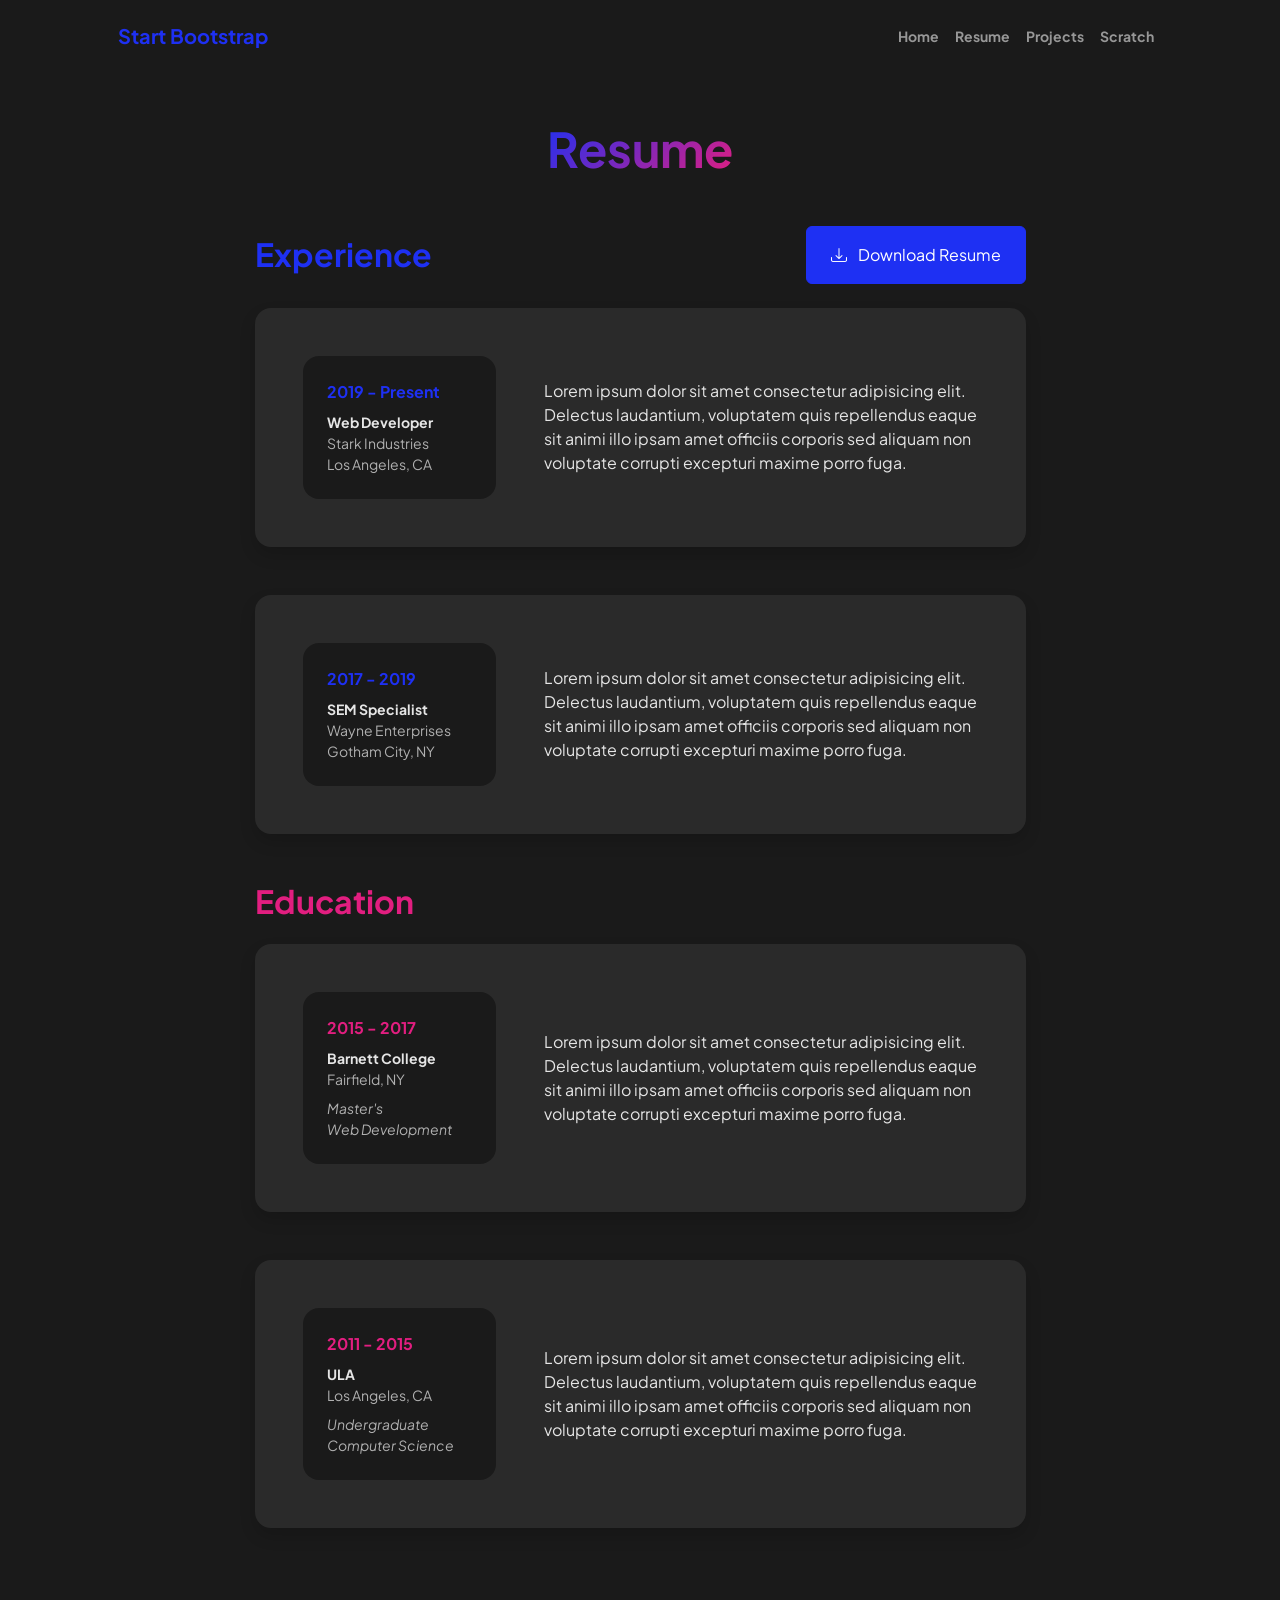
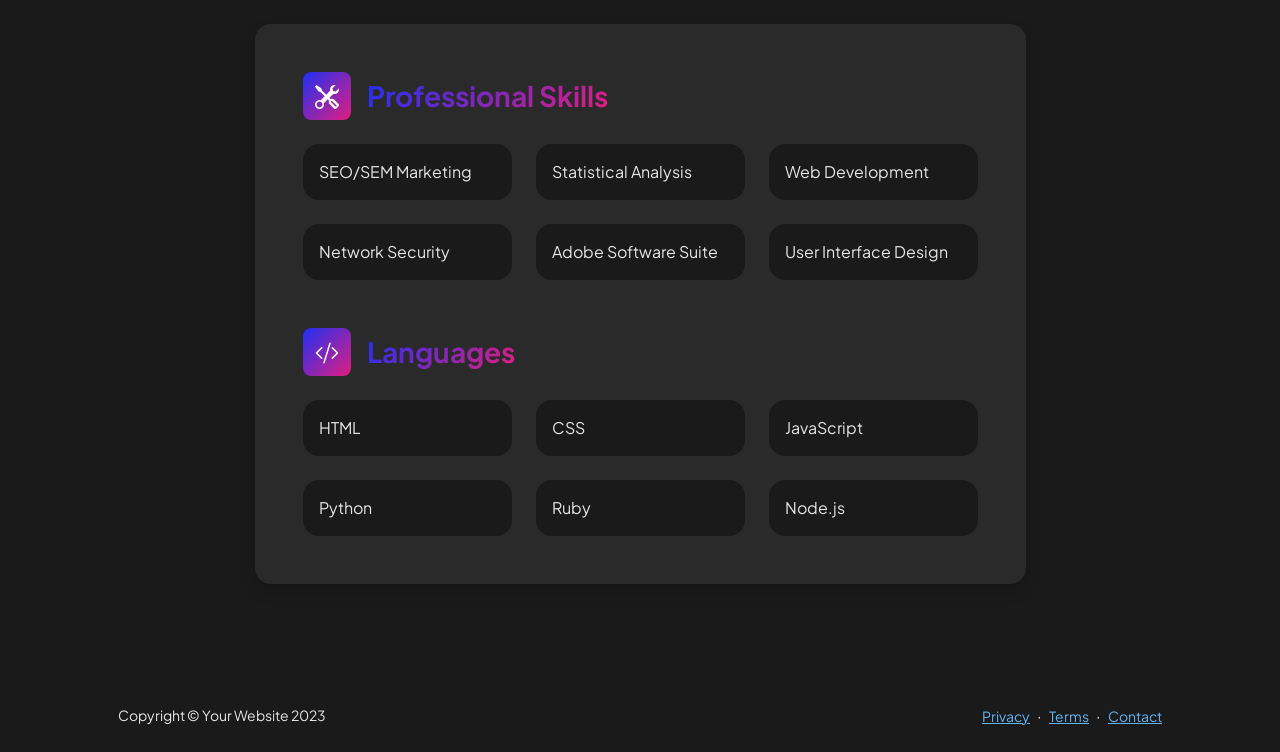
<file: resume.html>
<!doctype html>
<html lang="en">
  <head>
    <meta charset="utf-8" />
    <meta
      name="viewport"
      content="width=device-width, initial-scale=1, shrink-to-fit=no"
    />
    <meta name="description" content="" />
    <meta name="author" content="" />
    <title>Personal - Start Bootstrap Template</title>
    <!-- Favicon-->
    <link rel="icon" type="image/x-icon" href="assets/favicon.ico" />
    <!-- Custom Google font-->
    <link rel="preconnect" href="https://fonts.googleapis.com" />
    <link rel="preconnect" href="https://fonts.gstatic.com" crossorigin />
    <link
      href="https://fonts.googleapis.com/css2?family=Plus+Jakarta+Sans:wght@100;200;300;400;500;600;700;800;900&amp;display=swap"
      rel="stylesheet"
    />
    <!-- Bootstrap icons-->
    <link
      href="https://cdn.jsdelivr.net/npm/bootstrap-icons@1.8.1/font/bootstrap-icons.css"
      rel="stylesheet"
    />
    <!-- Core theme CSS (includes Bootstrap)-->
    <link href="css/styles.css" rel="stylesheet" />
  </head>
  <body class="d-flex flex-column h-100">
    <main class="flex-shrink-0">
      <!-- Navigation-->
      <nav class="navbar navbar-expand-lg navbar-dark bg-dark py-3">
        <div class="container px-5">
          <a class="navbar-brand" href="index.html"
            ><span class="fw-bolder text-primary">Start Bootstrap</span></a
          >
          <button
            class="navbar-toggler"
            type="button"
            data-bs-toggle="collapse"
            data-bs-target="#navbarSupportedContent"
            aria-controls="navbarSupportedContent"
            aria-expanded="false"
            aria-label="Toggle navigation"
          >
            <span class="navbar-toggler-icon"></span>
          </button>
          <div class="collapse navbar-collapse" id="navbarSupportedContent">
            <ul class="navbar-nav ms-auto mb-2 mb-lg-0 small fw-bolder">
              <li class="nav-item">
                <a class="nav-link" href="index.html">Home</a>
              </li>
              <li class="nav-item">
                <a class="nav-link" href="resume.html">Resume</a>
              </li>
              <li class="nav-item">
                <a class="nav-link" href="projects.html">Projects</a>
              </li>
              <li class="nav-item">
                <a class="nav-link" href="scratch.html">Scratch</a>
              </li>
            </ul>
          </div>
        </div>
      </nav>
      <!-- Page Content-->
      <div class="container px-5 my-5">
        <div class="text-center mb-5">
          <h1 class="display-5 fw-bolder mb-0">
            <span class="text-gradient d-inline">Resume</span>
          </h1>
        </div>
        <div class="row gx-5 justify-content-center">
          <div class="col-lg-11 col-xl-9 col-xxl-8">
            <!-- Experience Section-->
            <section>
              <div
                class="d-flex align-items-center justify-content-between mb-4"
              >
                <h2 class="text-primary fw-bolder mb-0">Experience</h2>
                <!-- Download resume button-->
                <!-- Note: Set the link href target to a PDF file within your project-->
                <a class="btn btn-primary px-4 py-3" href="#!">
                  <div class="d-inline-block bi bi-download me-2"></div>
                  Download Resume
                </a>
              </div>
              <!-- Experience Card 1-->
              <div class="card shadow border-0 rounded-4 mb-5">
                <div class="card-body p-5">
                  <div class="row align-items-center gx-5">
                    <div class="col text-center text-lg-start mb-4 mb-lg-0">
                      <div class="bg-dark p-4 rounded-4">
                        <div class="text-primary fw-bolder mb-2">
                          2019 - Present
                        </div>
                        <div class="small fw-bolder">Web Developer</div>
                        <div class="small text-muted">Stark Industries</div>
                        <div class="small text-muted">Los Angeles, CA</div>
                      </div>
                    </div>
                    <div class="col-lg-8">
                      <div>
                        Lorem ipsum dolor sit amet consectetur adipisicing elit.
                        Delectus laudantium, voluptatem quis repellendus eaque
                        sit animi illo ipsam amet officiis corporis sed aliquam
                        non voluptate corrupti excepturi maxime porro fuga.
                      </div>
                    </div>
                  </div>
                </div>
              </div>
              <!-- Experience Card 2-->
              <div class="card shadow border-0 rounded-4 mb-5">
                <div class="card-body p-5">
                  <div class="row align-items-center gx-5">
                    <div class="col text-center text-lg-start mb-4 mb-lg-0">
                      <div class="bg-dark p-4 rounded-4">
                        <div class="text-primary fw-bolder mb-2">
                          2017 - 2019
                        </div>
                        <div class="small fw-bolder">SEM Specialist</div>
                        <div class="small text-muted">Wayne Enterprises</div>
                        <div class="small text-muted">Gotham City, NY</div>
                      </div>
                    </div>
                    <div class="col-lg-8">
                      <div>
                        Lorem ipsum dolor sit amet consectetur adipisicing elit.
                        Delectus laudantium, voluptatem quis repellendus eaque
                        sit animi illo ipsam amet officiis corporis sed aliquam
                        non voluptate corrupti excepturi maxime porro fuga.
                      </div>
                    </div>
                  </div>
                </div>
              </div>
            </section>
            <!-- Education Section-->
            <section>
              <h2 class="text-secondary fw-bolder mb-4">Education</h2>
              <!-- Education Card 1-->
              <div class="card shadow border-0 rounded-4 mb-5">
                <div class="card-body p-5">
                  <div class="row align-items-center gx-5">
                    <div class="col text-center text-lg-start mb-4 mb-lg-0">
                      <div class="bg-dark p-4 rounded-4">
                        <div class="text-secondary fw-bolder mb-2">
                          2015 - 2017
                        </div>
                        <div class="mb-2">
                          <div class="small fw-bolder">Barnett College</div>
                          <div class="small text-muted">Fairfield, NY</div>
                        </div>
                        <div class="fst-italic">
                          <div class="small text-muted">Master's</div>
                          <div class="small text-muted">Web Development</div>
                        </div>
                      </div>
                    </div>
                    <div class="col-lg-8">
                      <div>
                        Lorem ipsum dolor sit amet consectetur adipisicing elit.
                        Delectus laudantium, voluptatem quis repellendus eaque
                        sit animi illo ipsam amet officiis corporis sed aliquam
                        non voluptate corrupti excepturi maxime porro fuga.
                      </div>
                    </div>
                  </div>
                </div>
              </div>
              <!-- Education Card 2-->
              <div class="card shadow border-0 rounded-4 mb-5">
                <div class="card-body p-5">
                  <div class="row align-items-center gx-5">
                    <div class="col text-center text-lg-start mb-4 mb-lg-0">
                      <div class="bg-dark p-4 rounded-4">
                        <div class="text-secondary fw-bolder mb-2">
                          2011 - 2015
                        </div>
                        <div class="mb-2">
                          <div class="small fw-bolder">ULA</div>
                          <div class="small text-muted">Los Angeles, CA</div>
                        </div>
                        <div class="fst-italic">
                          <div class="small text-muted">Undergraduate</div>
                          <div class="small text-muted">Computer Science</div>
                        </div>
                      </div>
                    </div>
                    <div class="col-lg-8">
                      <div>
                        Lorem ipsum dolor sit amet consectetur adipisicing elit.
                        Delectus laudantium, voluptatem quis repellendus eaque
                        sit animi illo ipsam amet officiis corporis sed aliquam
                        non voluptate corrupti excepturi maxime porro fuga.
                      </div>
                    </div>
                  </div>
                </div>
              </div>
            </section>
            <!-- Divider-->
            <div class="pb-5"></div>
            <!-- Skills Section-->
            <section>
              <!-- Skillset Card-->
              <div class="card shadow border-0 rounded-4 mb-5">
                <div class="card-body p-5">
                  <!-- Professional skills list-->
                  <div class="mb-5">
                    <div class="d-flex align-items-center mb-4">
                      <div
                        class="feature bg-primary bg-gradient-primary-to-secondary text-white rounded-3 me-3"
                      >
                        <i class="bi bi-tools"></i>
                      </div>
                      <h3 class="fw-bolder mb-0">
                        <span class="text-gradient d-inline"
                          >Professional Skills</span
                        >
                      </h3>
                    </div>
                    <div class="row row-cols-1 row-cols-md-3 mb-4">
                      <div class="col mb-4 mb-md-0">
                        <div
                          class="d-flex align-items-center bg-dark rounded-4 p-3 h-100"
                        >
                          SEO/SEM Marketing
                        </div>
                      </div>
                      <div class="col mb-4 mb-md-0">
                        <div
                          class="d-flex align-items-center bg-dark rounded-4 p-3 h-100"
                        >
                          Statistical Analysis
                        </div>
                      </div>
                      <div class="col">
                        <div
                          class="d-flex align-items-center bg-dark rounded-4 p-3 h-100"
                        >
                          Web Development
                        </div>
                      </div>
                    </div>
                    <div class="row row-cols-1 row-cols-md-3">
                      <div class="col mb-4 mb-md-0">
                        <div
                          class="d-flex align-items-center bg-dark rounded-4 p-3 h-100"
                        >
                          Network Security
                        </div>
                      </div>
                      <div class="col mb-4 mb-md-0">
                        <div
                          class="d-flex align-items-center bg-dark rounded-4 p-3 h-100"
                        >
                          Adobe Software Suite
                        </div>
                      </div>
                      <div class="col">
                        <div
                          class="d-flex align-items-center bg-dark rounded-4 p-3 h-100"
                        >
                          User Interface Design
                        </div>
                      </div>
                    </div>
                  </div>
                  <!-- Languages list-->
                  <div class="mb-0">
                    <div class="d-flex align-items-center mb-4">
                      <div
                        class="feature bg-primary bg-gradient-primary-to-secondary text-white rounded-3 me-3"
                      >
                        <i class="bi bi-code-slash"></i>
                      </div>
                      <h3 class="fw-bolder mb-0">
                        <span class="text-gradient d-inline">Languages</span>
                      </h3>
                    </div>
                    <div class="row row-cols-1 row-cols-md-3 mb-4">
                      <div class="col mb-4 mb-md-0">
                        <div
                          class="d-flex align-items-center bg-dark rounded-4 p-3 h-100"
                        >
                          HTML
                        </div>
                      </div>
                      <div class="col mb-4 mb-md-0">
                        <div
                          class="d-flex align-items-center bg-dark rounded-4 p-3 h-100"
                        >
                          CSS
                        </div>
                      </div>
                      <div class="col">
                        <div
                          class="d-flex align-items-center bg-dark rounded-4 p-3 h-100"
                        >
                          JavaScript
                        </div>
                      </div>
                    </div>
                    <div class="row row-cols-1 row-cols-md-3">
                      <div class="col mb-4 mb-md-0">
                        <div
                          class="d-flex align-items-center bg-dark rounded-4 p-3 h-100"
                        >
                          Python
                        </div>
                      </div>
                      <div class="col mb-4 mb-md-0">
                        <div
                          class="d-flex align-items-center bg-dark rounded-4 p-3 h-100"
                        >
                          Ruby
                        </div>
                      </div>
                      <div class="col">
                        <div
                          class="d-flex align-items-center bg-dark rounded-4 p-3 h-100"
                        >
                          Node.js
                        </div>
                      </div>
                    </div>
                  </div>
                </div>
              </div>
            </section>
          </div>
        </div>
      </div>
    </main>
    <!-- Footer-->
    <footer class="bg-dark py-4 mt-auto">
      <div class="container px-5">
        <div
          class="row align-items-center justify-content-between flex-column flex-sm-row"
        >
          <div class="col-auto">
            <div class="small m-0">Copyright &copy; Your Website 2023</div>
          </div>
          <div class="col-auto">
            <a class="small" href="#!">Privacy</a>
            <span class="mx-1">&middot;</span>
            <a class="small" href="#!">Terms</a>
            <span class="mx-1">&middot;</span>
            <a class="small" href="#!">Contact</a>
          </div>
        </div>
      </div>
    </footer>
    <!-- Bootstrap core JS-->
    <script src="https://cdn.jsdelivr.net/npm/bootstrap@5.2.3/dist/js/bootstrap.bundle.min.js"></script>
    <!-- Core theme JS-->
    <script src="js/scripts.js"></script>
  </body>
</html>
</file>
